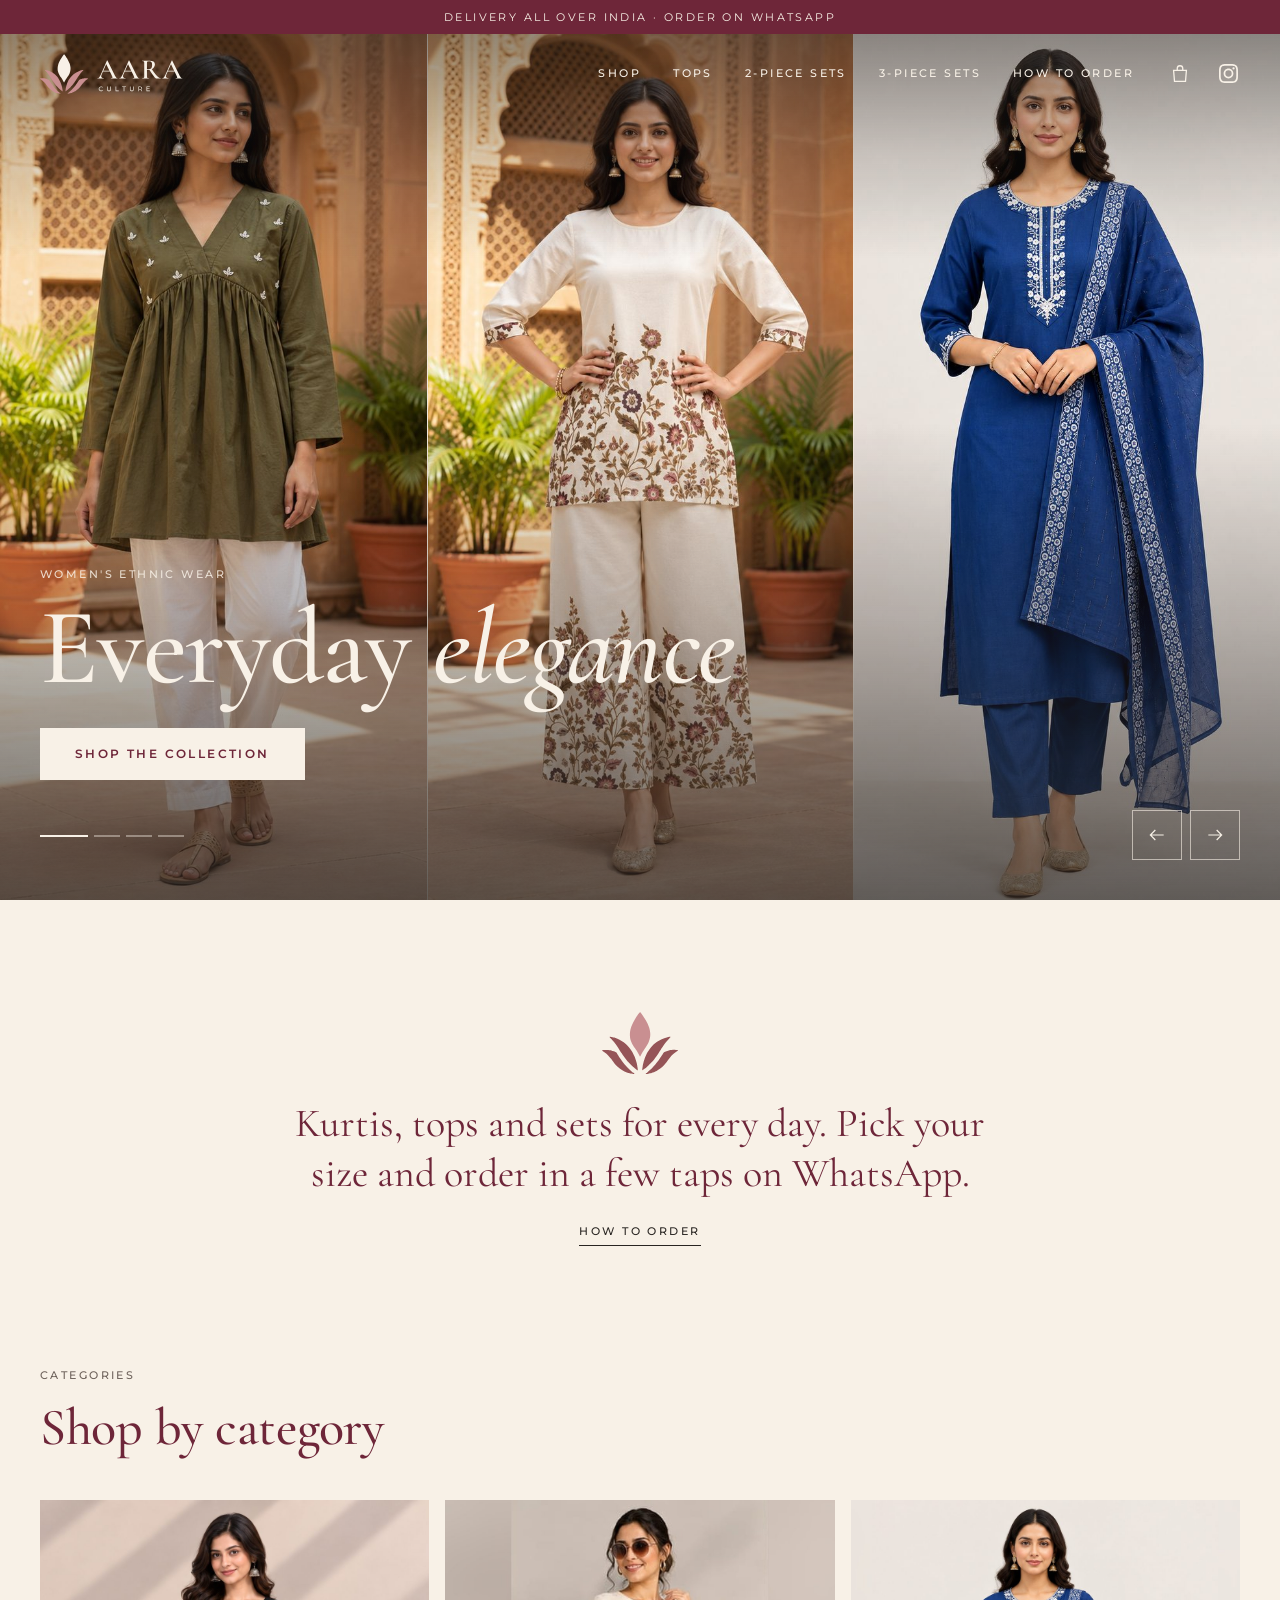
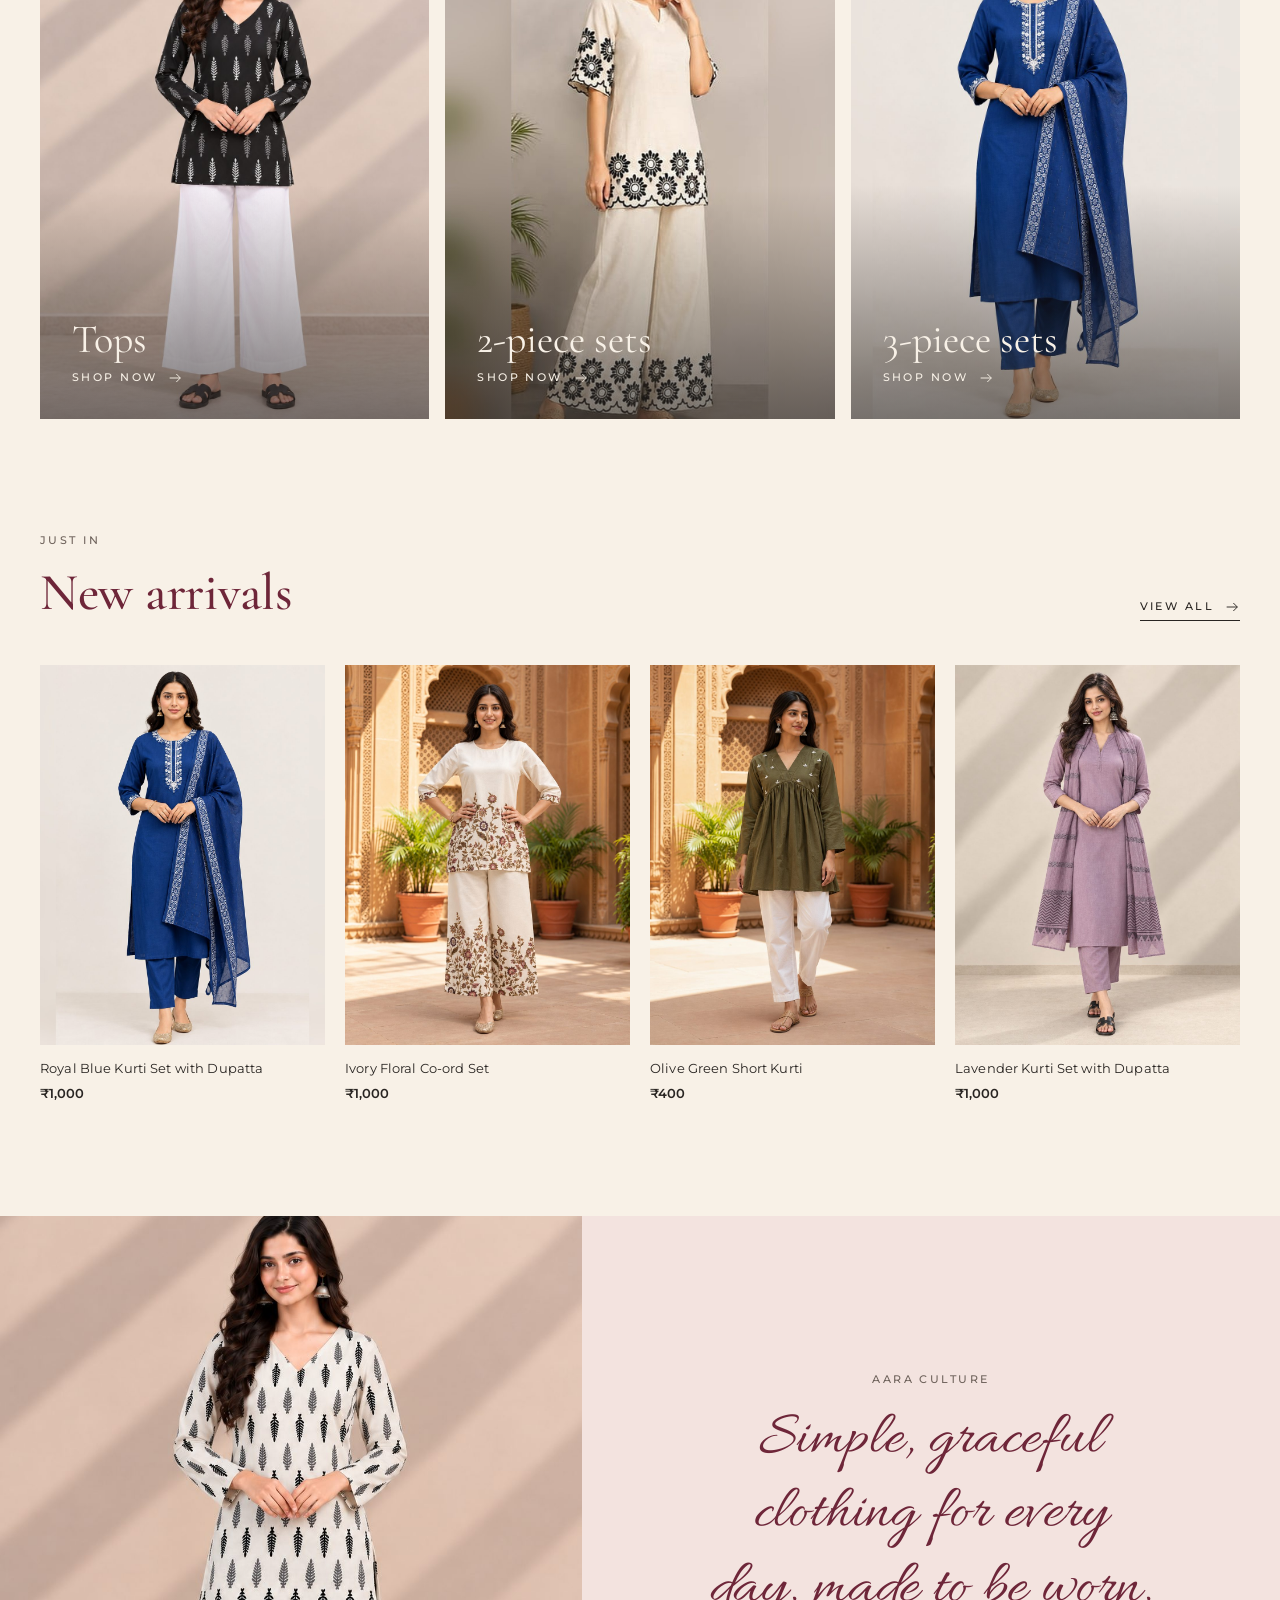
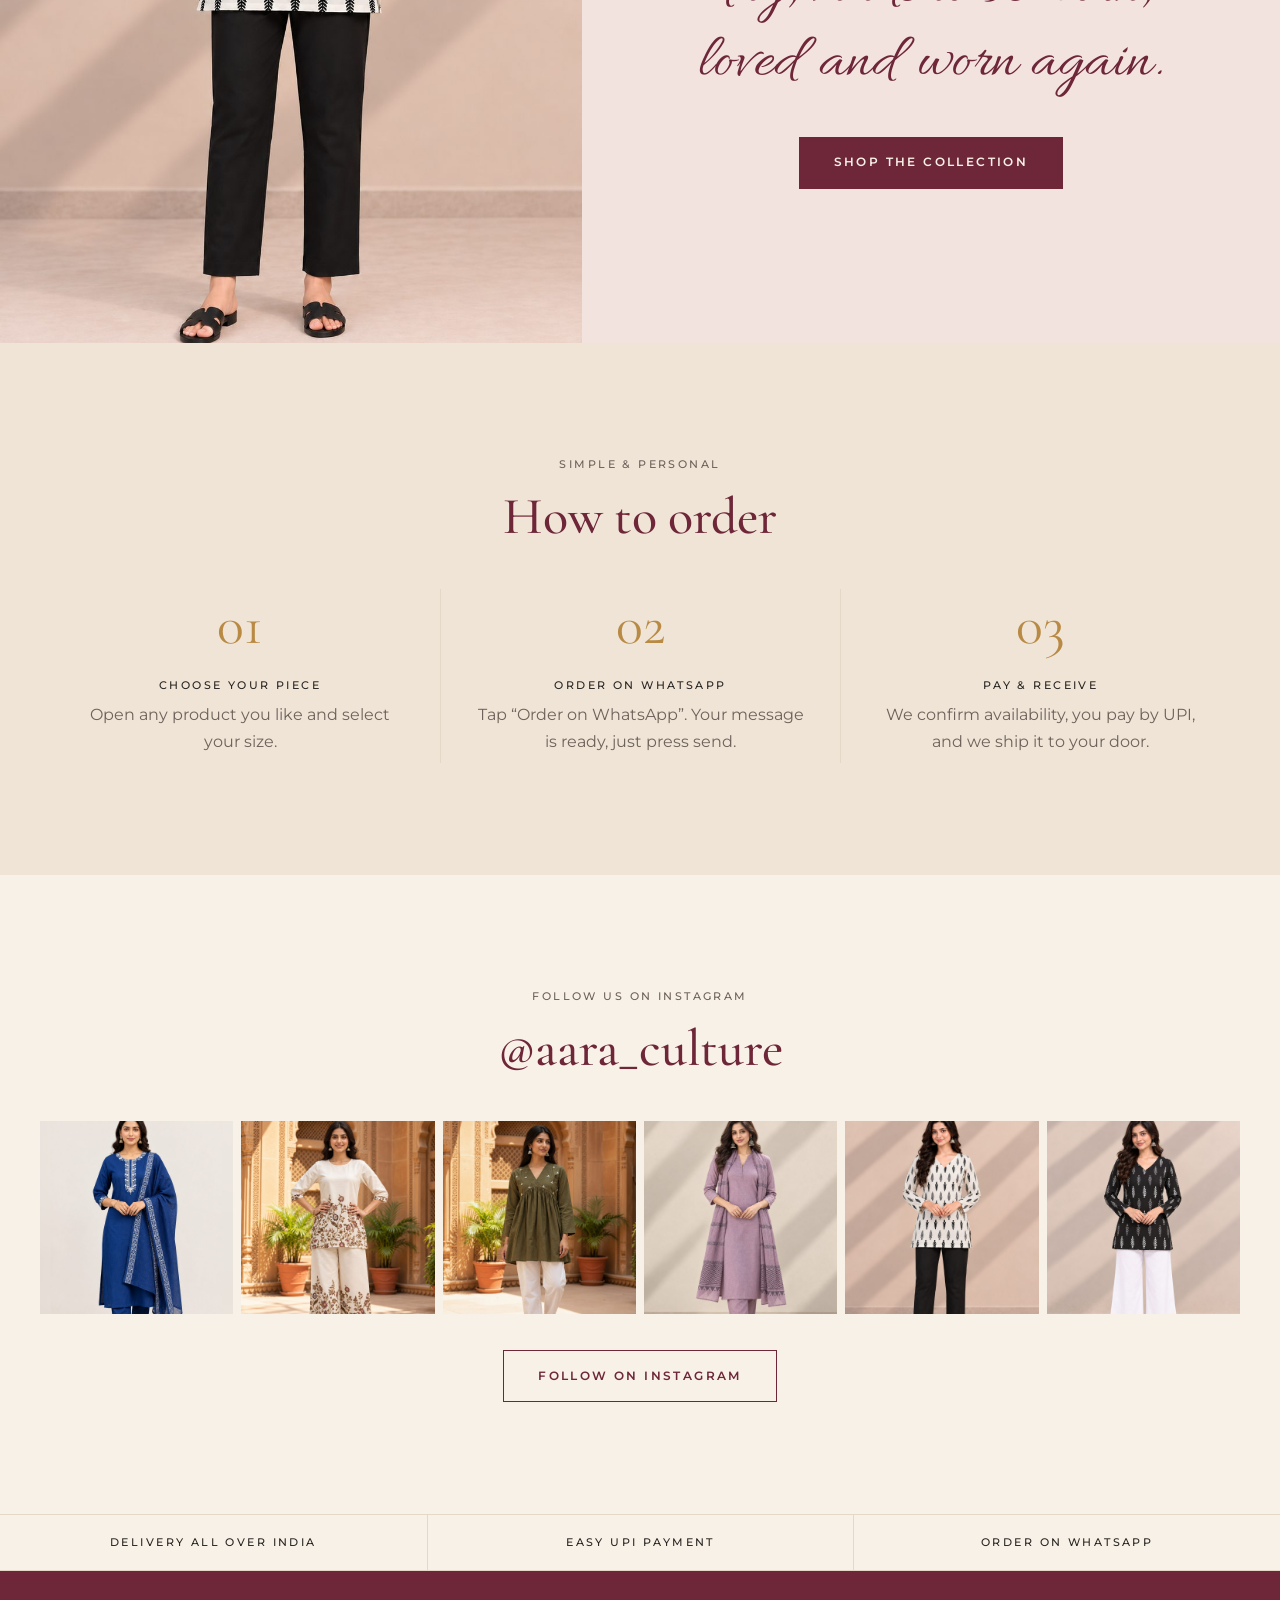
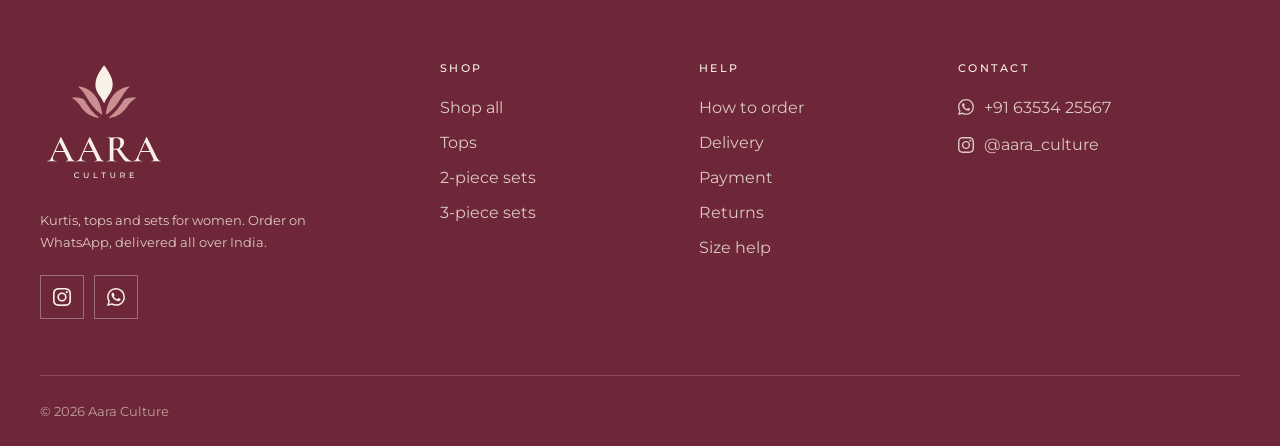
<file: index.html>
<!doctype html>
<html lang="en">
<head>
  <meta charset="utf-8">
  <meta name="viewport" content="width=device-width, initial-scale=1">
  <title>Aara Culture | Kurtis, tops and sets</title>
  <meta name="description" content="Kurtis, tops, 2-piece and 3-piece sets for women. Pick your size and order on WhatsApp. Delivery all over India.">
  <meta property="og:title" content="Aara Culture | Kurtis, tops and sets">
  <meta property="og:type" content="website">
  <meta property="og:site_name" content="Aara Culture">
  <meta property="og:image" content="https://pradipdj432.github.io/aara-culture/images/share.jpg">
  <meta property="og:image:width" content="1200">
  <meta property="og:image:height" content="630">
  <meta name="twitter:card" content="summary_large_image">
  <meta property="og:description" content="Kurtis, tops, 2-piece and 3-piece sets for women. Pick your size and order on WhatsApp. Delivery all over India.">
  <meta name="theme-color" content="#6e2639">
  <link rel="icon" href="brand/logo/aara-icon.svg" type="image/svg+xml">
  <link rel="apple-touch-icon" href="brand/logo/aara-icon-180.png">
  <link rel="preconnect" href="https://fonts.googleapis.com">
  <link rel="preconnect" href="https://fonts.gstatic.com" crossorigin>
  <link rel="stylesheet" href="https://fonts.googleapis.com/css2?family=Allura&family=Cormorant+Garamond:ital,wght@0,400;0,500;0,600;1,400;1,500&family=Montserrat:wght@400;500;600&display=swap">
  <link rel="stylesheet" href="css/style.css">
  <!-- First photo of the slider (HERO_SLIDES in js/config.js), so it shows straight away. -->
  <link rel="preload" as="image" href="images/hero.jpg" fetchpriority="high">
  <script src="js/config.js" defer></script>
  <script src="js/common.js" defer></script>
  <script src="js/home.js" defer></script>
</head>
<body data-page="home" class="has-hero">
  <header id="site-header" class="site-header"></header>

  <main>
    <!-- Full-screen photo slider (D-027). Photos are listed in js/config.js -> HERO_SLIDES. -->
    <section class="hero" aria-roledescription="carousel" aria-label="New collection">
      <div class="hero-track" id="hero-track"></div>
      <div class="hero-shade" aria-hidden="true"></div>
      <div class="container hero-content">
        <p class="eyebrow">Women's ethnic wear</p>
        <h1 class="hero-title">Everyday <em>elegance</em></h1>
        <a class="button button-light" href="shop.html">Shop the collection</a>
      </div>
      <div class="container hero-controls">
        <div class="hero-dots" id="hero-dots" role="group" aria-label="Choose a photo"></div>
        <div class="hero-arrows">
          <button type="button" class="hero-arrow" id="hero-prev" aria-label="Previous photo"><svg class="icon icon-arrow icon-back" viewBox="0 0 24 24" aria-hidden="true" fill="none" stroke="currentColor" stroke-width="1.4"><path d="M4 12h16M14 6l6 6-6 6"/></svg></button>
          <button type="button" class="hero-arrow" id="hero-next" aria-label="Next photo"><svg class="icon icon-arrow" viewBox="0 0 24 24" aria-hidden="true" fill="none" stroke="currentColor" stroke-width="1.4"><path d="M4 12h16M14 6l6 6-6 6"/></svg></button>
        </div>
      </div>
    </section>

    <section class="intro container">
      <img class="intro-bloom" src="brand/logo/aara-bloom.svg" alt="" width="200" height="164">
      <p class="intro-text">Kurtis, tops and sets for every day. Pick your size and order in a few taps on WhatsApp.</p>
      <a class="text-link" href="#how-to-order">How to order</a>
    </section>

    <section class="section container">
      <div class="section-head">
        <div>
          <p class="eyebrow">Categories</p>
          <h2 class="section-title">Shop by category</h2>
        </div>
      </div>
      <div class="category-grid" id="categories"></div>
    </section>

    <section class="section container section-tight">
      <div class="section-head">
        <div>
          <p class="eyebrow">Just in</p>
          <h2 class="section-title">New arrivals</h2>
        </div>
        <a class="text-link" href="shop.html">View all <svg class="icon icon-arrow" viewBox="0 0 24 24" aria-hidden="true" fill="none" stroke="currentColor" stroke-width="1.4"><path d="M4 12h16M14 6l6 6-6 6"/></svg></a>
      </div>
      <div class="product-grid" id="new-arrivals"><p class="loading">Loading products…</p></div>
    </section>

    <section class="feature">
      <a class="feature-media" href="product.html?id=AC-005">
        <img src="images/products/ac-005-1.jpg" alt="White leaf print short kurti" loading="lazy" width="1000" height="1333">
      </a>
      <div class="feature-content">
        <p class="eyebrow">Aara Culture</p>
        <p class="statement-quote">Simple, graceful clothing for every day, made to be worn, loved and worn again.</p>
        <a class="button" href="shop.html">Shop the collection</a>
      </div>
    </section>

    <section class="section steps-section" id="how-to-order">
      <div class="container">
        <div class="section-head section-head-center">
          <div>
            <p class="eyebrow">Simple &amp; personal</p>
            <h2 class="section-title">How to order</h2>
          </div>
        </div>
        <ol class="steps">
          <li>
            <span class="step-number">01</span>
            <h3>Choose your piece</h3>
            <p>Open any product you like and select your size.</p>
          </li>
          <li>
            <span class="step-number">02</span>
            <h3>Order on WhatsApp</h3>
            <p>Tap “Order on WhatsApp”. Your message is ready, just press send.</p>
          </li>
          <li>
            <span class="step-number">03</span>
            <h3>Pay &amp; receive</h3>
            <p>We confirm availability, you pay by UPI, and we ship it to your door.</p>
          </li>
        </ol>
      </div>
    </section>

    <section class="section container instagram">
      <div class="section-head section-head-center">
        <div>
          <p class="eyebrow">Follow us on Instagram</p>
          <h2 class="section-title"><a class="instagram-handle" id="instagram-handle" target="_blank" rel="noopener"></a></h2>
        </div>
      </div>
      <div class="instagram-grid" id="instagram-grid"></div>
      <p class="instagram-cta"><a class="button button-outline" id="instagram-button" target="_blank" rel="noopener">Follow on Instagram</a></p>
    </section>
  </main>

  <footer id="site-footer" class="site-footer"></footer>
</body>
</html>
</file>
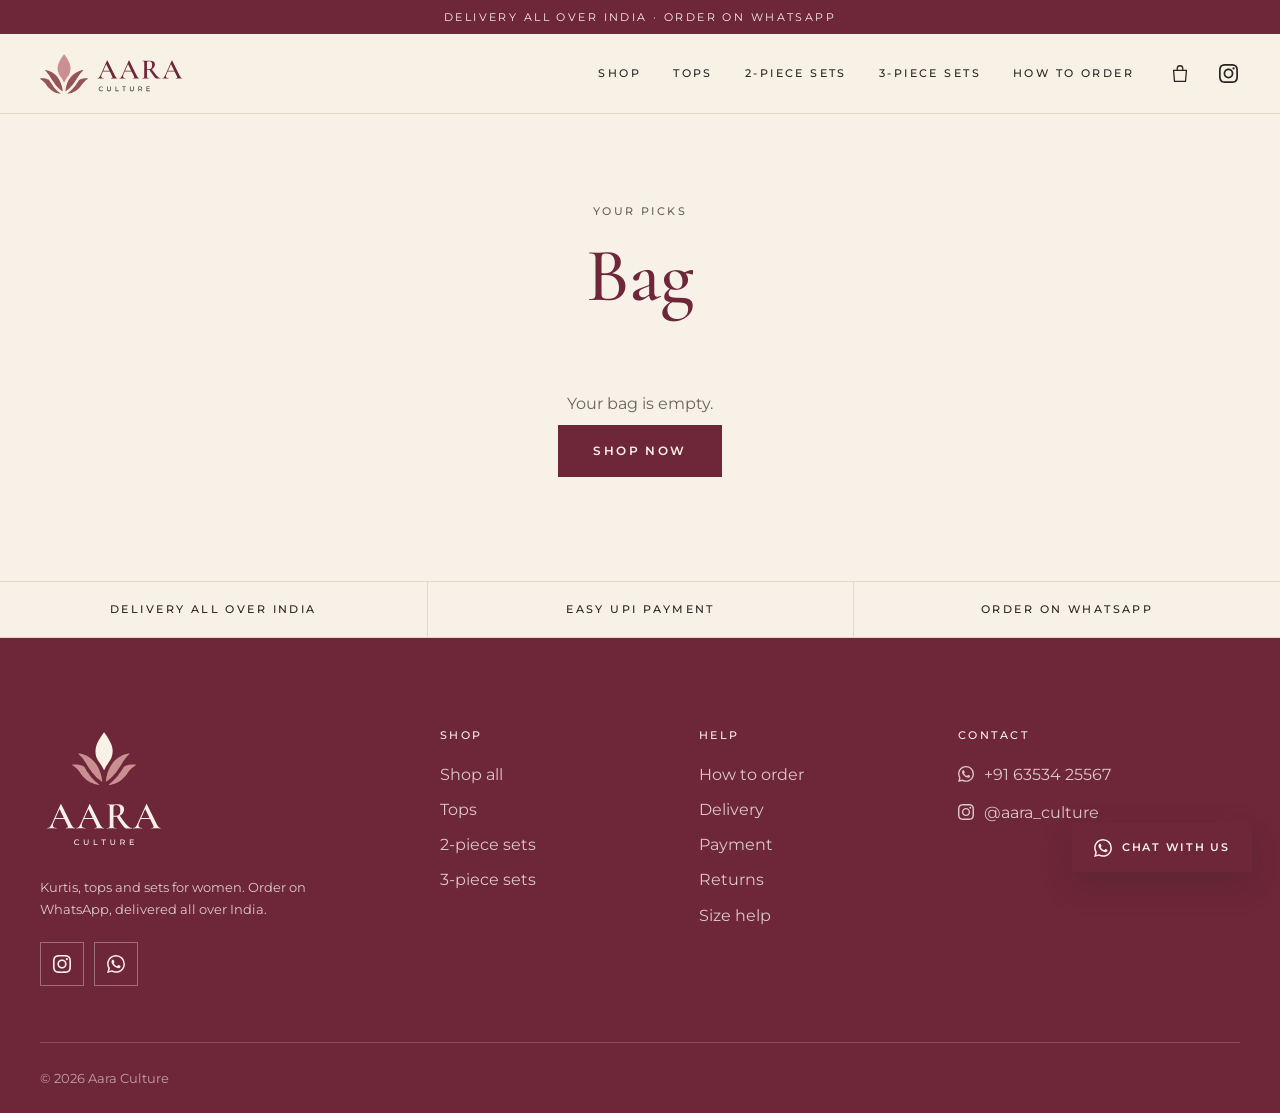
<file: bag.html>
<!doctype html>
<html lang="en">
<head>
  <meta charset="utf-8">
  <meta name="viewport" content="width=device-width, initial-scale=1">
  <title>Bag | Aara Culture</title>
  <meta name="description" content="Your bag at Aara Culture. Send all your items in one WhatsApp message.">
  <meta property="og:title" content="Bag | Aara Culture">
  <meta property="og:type" content="website">
  <meta property="og:site_name" content="Aara Culture">
  <meta property="og:image" content="https://pradipdj432.github.io/aara-culture/images/share.jpg">
  <meta property="og:image:width" content="1200">
  <meta property="og:image:height" content="630">
  <meta name="twitter:card" content="summary_large_image">
  <meta property="og:description" content="Your bag at Aara Culture.">
  <meta name="theme-color" content="#6e2639">
  <link rel="icon" href="brand/logo/aara-icon.svg" type="image/svg+xml">
  <link rel="apple-touch-icon" href="brand/logo/aara-icon-180.png">
  <link rel="preconnect" href="https://fonts.googleapis.com">
  <link rel="preconnect" href="https://fonts.gstatic.com" crossorigin>
  <link rel="stylesheet" href="https://fonts.googleapis.com/css2?family=Allura&family=Cormorant+Garamond:ital,wght@0,400;0,500;0,600;1,400;1,500&family=Montserrat:wght@400;500;600&display=swap">
  <link rel="stylesheet" href="css/style.css">
  <script src="js/config.js" defer></script>
  <script src="js/common.js" defer></script>
  <script src="js/bag.js" defer></script>
  <meta name="robots" content="noindex">
</head>
<body data-page="bag">
  <header id="site-header" class="site-header"></header>

  <main class="container page">
    <div class="page-head">
      <p class="eyebrow">Your picks</p>
      <h1 class="page-title">Bag</h1>
    </div>
    <div id="bag"><p class="loading">Loading your bag…</p></div>
  </main>

  <footer id="site-footer" class="site-footer"></footer>
</body>
</html>
</file>
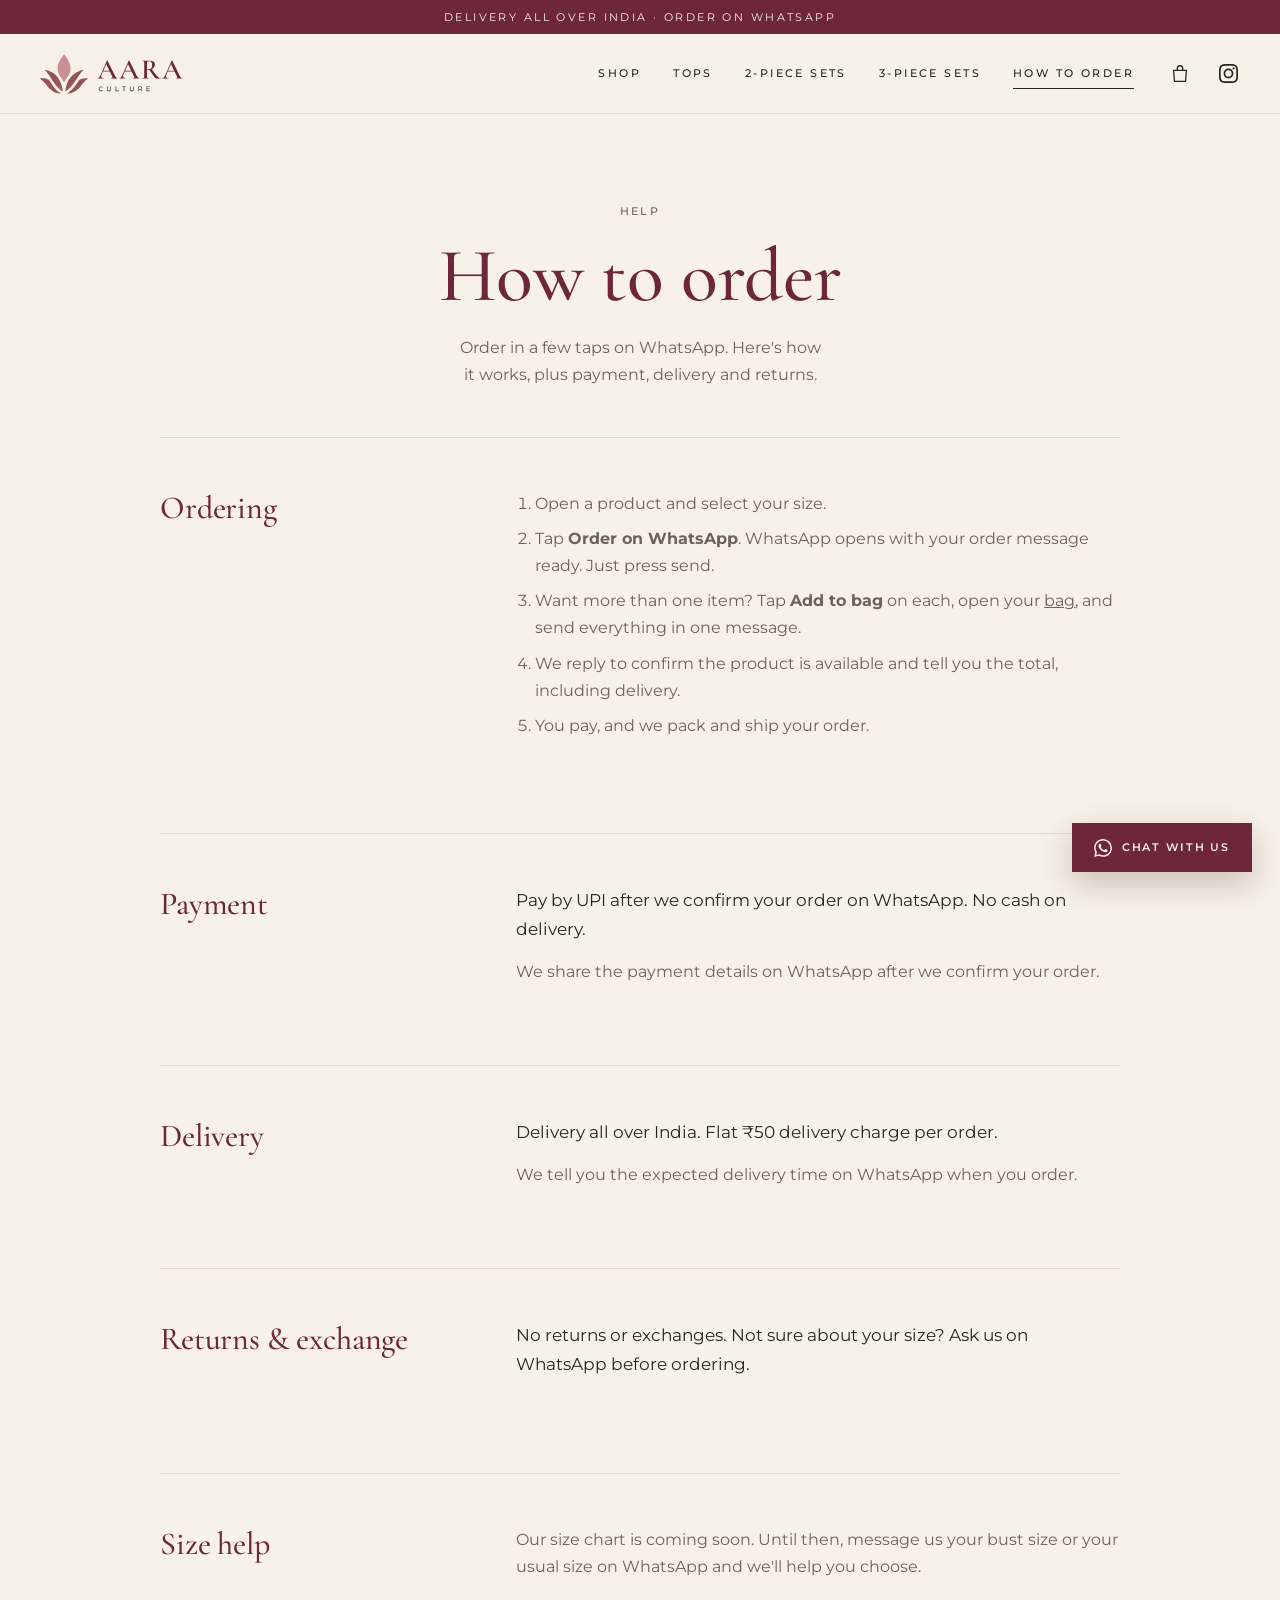
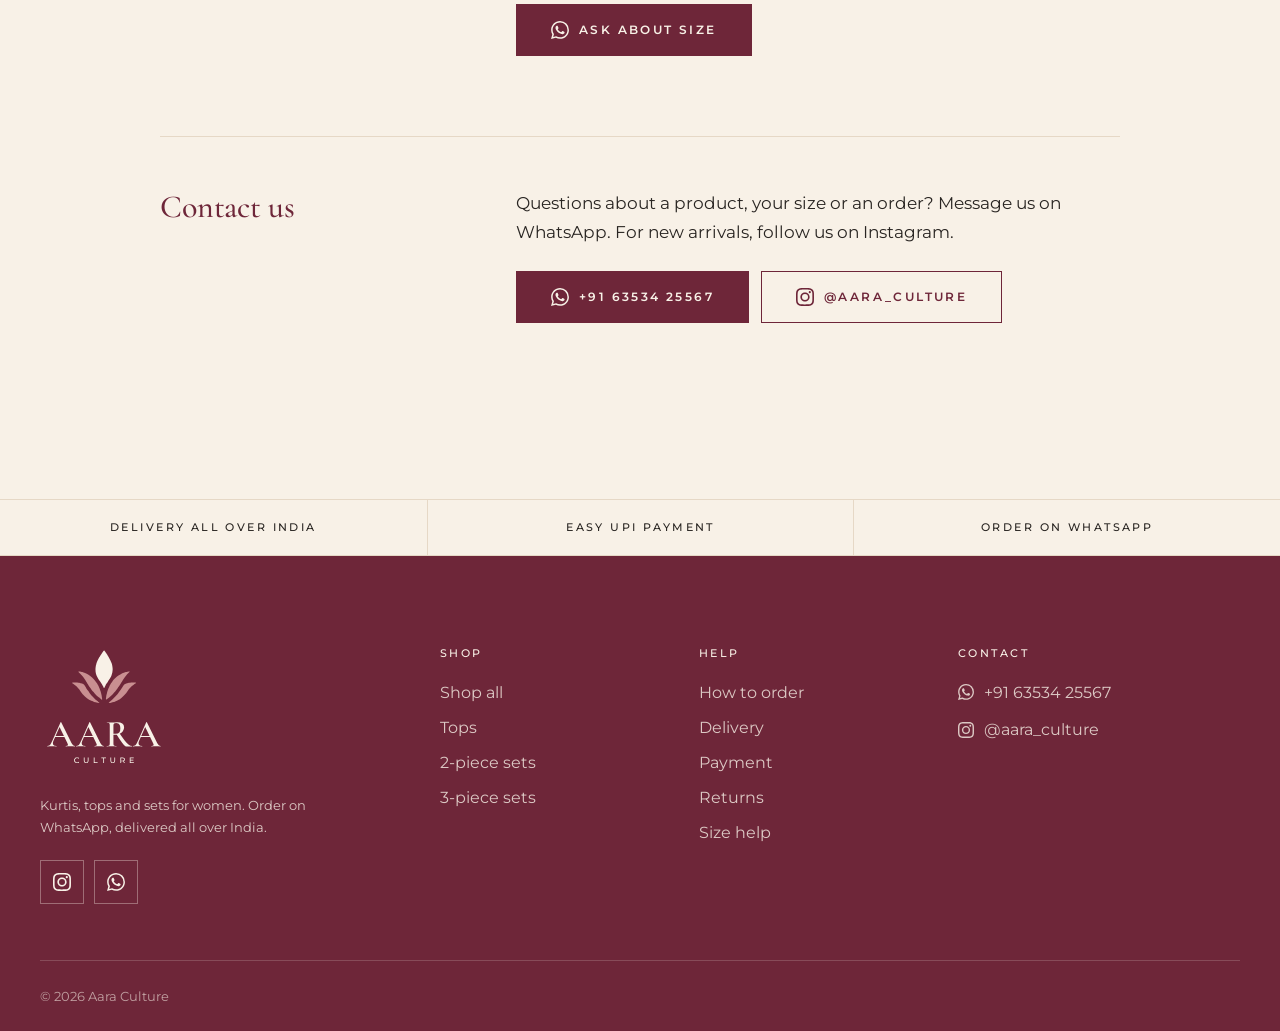
<file: info.html>
<!doctype html>
<html lang="en">
<head>
  <meta charset="utf-8">
  <meta name="viewport" content="width=device-width, initial-scale=1">
  <title>How to order | Aara Culture</title>
  <meta name="description" content="How to order from Aara Culture on WhatsApp, plus payment, delivery and return details.">
  <meta property="og:title" content="How to order | Aara Culture">
  <meta property="og:type" content="website">
  <meta property="og:site_name" content="Aara Culture">
  <meta property="og:image" content="https://pradipdj432.github.io/aara-culture/images/share.jpg">
  <meta property="og:image:width" content="1200">
  <meta property="og:image:height" content="630">
  <meta name="twitter:card" content="summary_large_image">
  <meta property="og:description" content="How to order from Aara Culture on WhatsApp, plus payment, delivery and return details.">
  <meta name="theme-color" content="#6e2639">
  <link rel="icon" href="brand/logo/aara-icon.svg" type="image/svg+xml">
  <link rel="apple-touch-icon" href="brand/logo/aara-icon-180.png">
  <link rel="preconnect" href="https://fonts.googleapis.com">
  <link rel="preconnect" href="https://fonts.gstatic.com" crossorigin>
  <link rel="stylesheet" href="https://fonts.googleapis.com/css2?family=Allura&family=Cormorant+Garamond:ital,wght@0,400;0,500;0,600;1,400;1,500&family=Montserrat:wght@400;500;600&display=swap">
  <link rel="stylesheet" href="css/style.css">
  <script src="js/config.js" defer></script>
  <script src="js/common.js" defer></script>
</head>
<body data-page="info">
  <header id="site-header" class="site-header"></header>

  <main class="container page info-page">
    <div class="page-head">
      <p class="eyebrow">Help</p>
      <h1 class="page-title">How to order</h1>
      <p class="page-intro">Order in a few taps on WhatsApp. Here's how it works, plus payment, delivery and returns.</p>
    </div>

    <section class="info-block" id="how-to-order">
      <h2>Ordering</h2>
      <ol>
        <li>Open a product and select your size.</li>
        <li>Tap <strong>Order on WhatsApp</strong>. WhatsApp opens with your order message ready. Just press send.</li>
        <li>Want more than one item? Tap <strong>Add to bag</strong> on each, open your <a href="bag.html">bag</a>, and send everything in one message.</li>
        <li>We reply to confirm the product is available and tell you the total, including delivery.</li>
        <li>You pay, and we pack and ship your order.</li>
      </ol>
    </section>

    <section class="info-block" id="payment">
      <h2>Payment</h2>
      <p class="lead" data-policy="payment"></p>
      <p>We share the payment details on WhatsApp after we confirm your order.</p>
    </section>

    <section class="info-block" id="delivery">
      <h2>Delivery</h2>
      <p class="lead" data-policy="delivery"></p>
      <p>We tell you the expected delivery time on WhatsApp when you order.</p>
    </section>

    <section class="info-block" id="returns">
      <h2>Returns &amp; exchange</h2>
      <p class="lead" data-policy="returns"></p>
    </section>

    <section class="info-block" id="size-chart">
      <h2>Size help</h2>
      <p>Our size chart is coming soon. Until then, message us your bust size or your usual size on WhatsApp and we'll help you choose.</p>
      <div class="info-actions">
        <a class="button" id="size-help-button" href="#" target="_blank" rel="noopener">Ask about size</a>
      </div>
    </section>

    <section class="info-block" id="contact">
      <h2>Contact us</h2>
      <p class="lead">Questions about a product, your size or an order? Message us on WhatsApp. For new arrivals, follow us on Instagram.</p>
      <div class="info-actions">
        <a class="button" id="contact-whatsapp" target="_blank" rel="noopener"></a>
        <a class="button button-outline" id="contact-instagram" target="_blank" rel="noopener"></a>
      </div>
    </section>
  </main>

  <footer id="site-footer" class="site-footer"></footer>
  <script>
    document.addEventListener("DOMContentLoaded", () => {
      const button = document.getElementById("size-help-button");
      button.href = whatsappLink("Hi " + STORE.name + ", can you help me choose my size?");
      button.insertAdjacentHTML("afterbegin", WHATSAPP_ICON);

      const whatsapp = document.getElementById("contact-whatsapp");
      whatsapp.href = whatsappLink("Hi " + STORE.name + ", I have a question.");
      whatsapp.innerHTML = WHATSAPP_ICON + " " + escapeHtml(STORE.whatsappDisplay);
      const instagram = document.getElementById("contact-instagram");
      instagram.href = instagramLink();
      instagram.innerHTML = INSTAGRAM_ICON + " @" + escapeHtml(STORE.instagram);
    });
  </script>
</body>
</html>
</file>
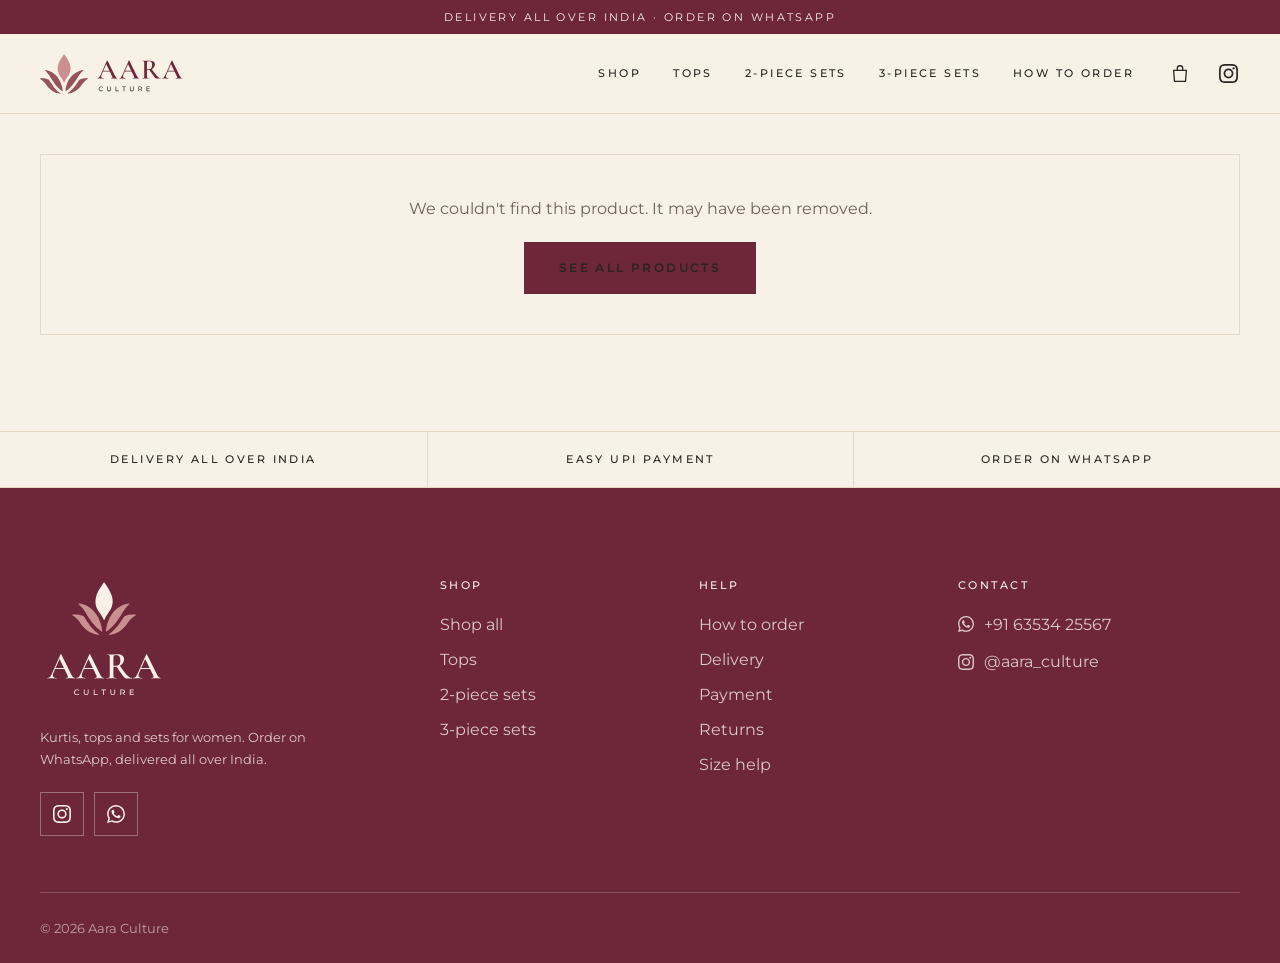
<file: product.html>
<!doctype html>
<html lang="en">
<head>
  <meta charset="utf-8">
  <meta name="viewport" content="width=device-width, initial-scale=1">
  <title>Product | Aara Culture</title>
  <meta name="description" content="Women's kurtis and sets from Aara Culture. Select your size and order on WhatsApp.">
  <meta property="og:title" content="Product | Aara Culture">
  <meta property="og:type" content="website">
  <meta property="og:site_name" content="Aara Culture">
  <meta property="og:image" content="https://pradipdj432.github.io/aara-culture/images/share.jpg">
  <meta property="og:image:width" content="1200">
  <meta property="og:image:height" content="630">
  <meta name="twitter:card" content="summary_large_image">
  <meta property="og:description" content="Women's kurtis and sets from Aara Culture. Select your size and order on WhatsApp.">
  <meta name="theme-color" content="#6e2639">
  <link rel="icon" href="brand/logo/aara-icon.svg" type="image/svg+xml">
  <link rel="apple-touch-icon" href="brand/logo/aara-icon-180.png">
  <link rel="preconnect" href="https://fonts.googleapis.com">
  <link rel="preconnect" href="https://fonts.gstatic.com" crossorigin>
  <link rel="stylesheet" href="https://fonts.googleapis.com/css2?family=Allura&family=Cormorant+Garamond:ital,wght@0,400;0,500;0,600;1,400;1,500&family=Montserrat:wght@400;500;600&display=swap">
  <link rel="stylesheet" href="css/style.css">
  <script src="js/config.js" defer></script>
  <script src="js/common.js" defer></script>
  <script src="js/product.js" defer></script>
</head>
<body data-page="product">
  <header id="site-header" class="site-header"></header>

  <main class="container page product-page" id="product">
    <p class="loading" style="padding-top: 40px">Loading product…</p>
  </main>

  <footer id="site-footer" class="site-footer"></footer>
</body>
</html>
</file>
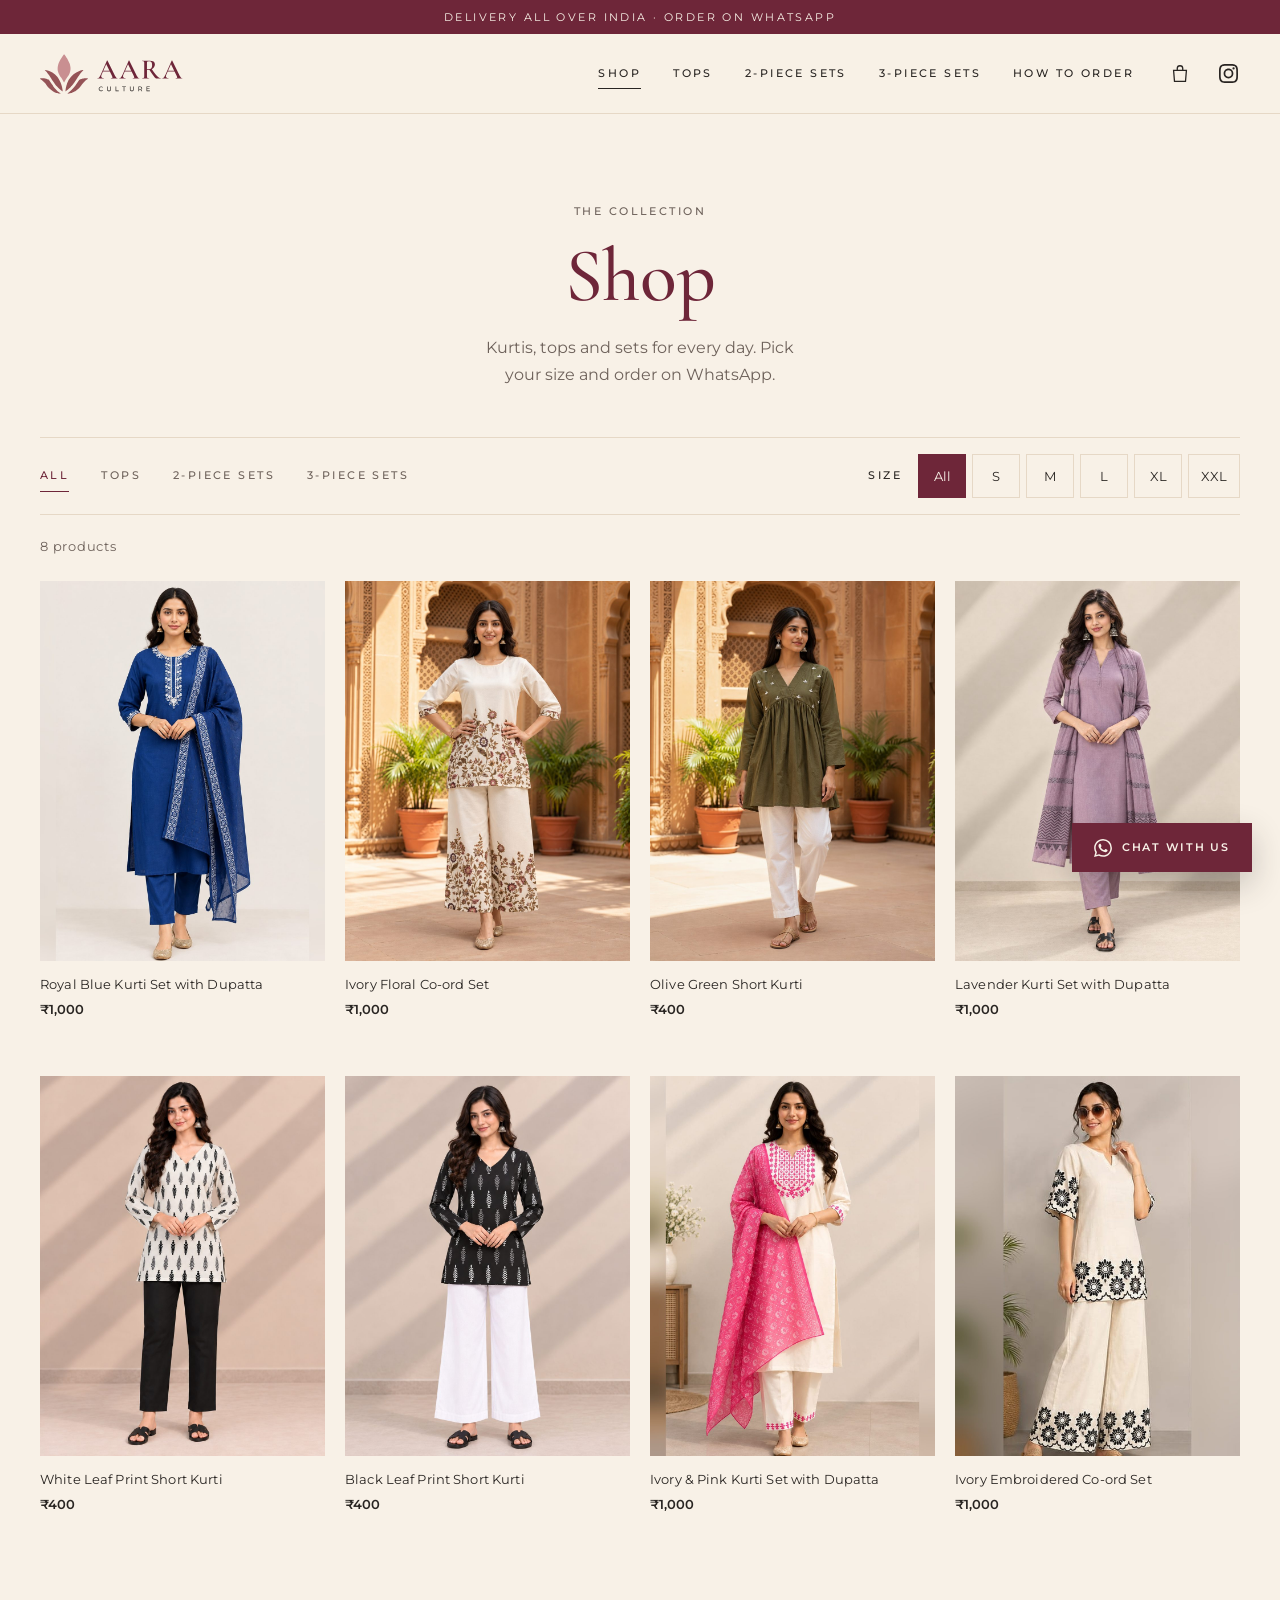
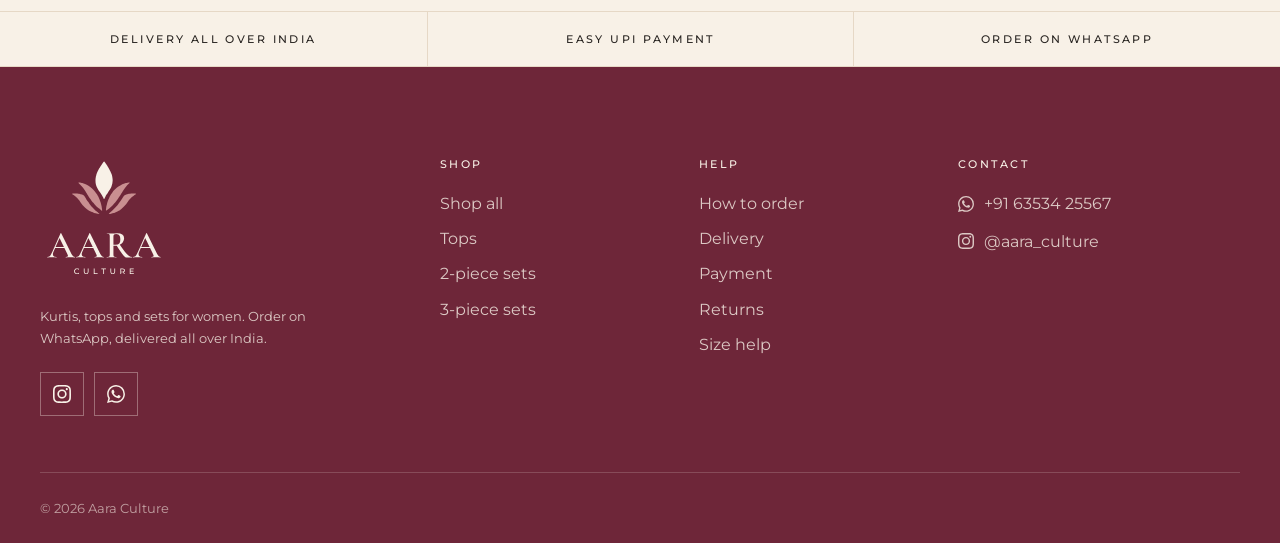
<file: shop.html>
<!doctype html>
<html lang="en">
<head>
  <meta charset="utf-8">
  <meta name="viewport" content="width=device-width, initial-scale=1">
  <title>Shop | Aara Culture</title>
  <meta name="description" content="Shop kurtis, tops, 2-piece and 3-piece sets from Aara Culture. Order on WhatsApp.">
  <meta property="og:title" content="Shop | Aara Culture">
  <meta property="og:type" content="website">
  <meta property="og:site_name" content="Aara Culture">
  <meta property="og:image" content="https://pradipdj432.github.io/aara-culture/images/share.jpg">
  <meta property="og:image:width" content="1200">
  <meta property="og:image:height" content="630">
  <meta name="twitter:card" content="summary_large_image">
  <meta property="og:description" content="Shop kurtis, tops, 2-piece and 3-piece sets from Aara Culture. Order on WhatsApp.">
  <meta name="theme-color" content="#6e2639">
  <link rel="icon" href="brand/logo/aara-icon.svg" type="image/svg+xml">
  <link rel="apple-touch-icon" href="brand/logo/aara-icon-180.png">
  <link rel="preconnect" href="https://fonts.googleapis.com">
  <link rel="preconnect" href="https://fonts.gstatic.com" crossorigin>
  <link rel="stylesheet" href="https://fonts.googleapis.com/css2?family=Allura&family=Cormorant+Garamond:ital,wght@0,400;0,500;0,600;1,400;1,500&family=Montserrat:wght@400;500;600&display=swap">
  <link rel="stylesheet" href="css/style.css">
  <script src="js/config.js" defer></script>
  <script src="js/common.js" defer></script>
  <script src="js/shop.js" defer></script>
</head>
<body data-page="shop">
  <header id="site-header" class="site-header"></header>

  <main class="container page">
    <div class="page-head">
      <p class="eyebrow">The collection</p>
      <h1 class="page-title">Shop</h1>
      <p class="page-intro">Kurtis, tops and sets for every day. Pick your size and order on WhatsApp.</p>
    </div>
    <div class="filters">
      <div class="filter-row" id="category-filter" role="group" aria-label="Category"></div>
      <div class="size-filter-row">
        <p class="label" id="size-filter-label">Size</p>
        <div class="filter-row" id="size-filter" role="group" aria-labelledby="size-filter-label"></div>
      </div>
    </div>
    <p class="result-count" id="result-count" aria-live="polite"></p>
    <div class="product-grid" id="product-grid"><p class="loading">Loading products…</p></div>
  </main>

  <footer id="site-footer" class="site-footer"></footer>
</body>
</html>
</file>
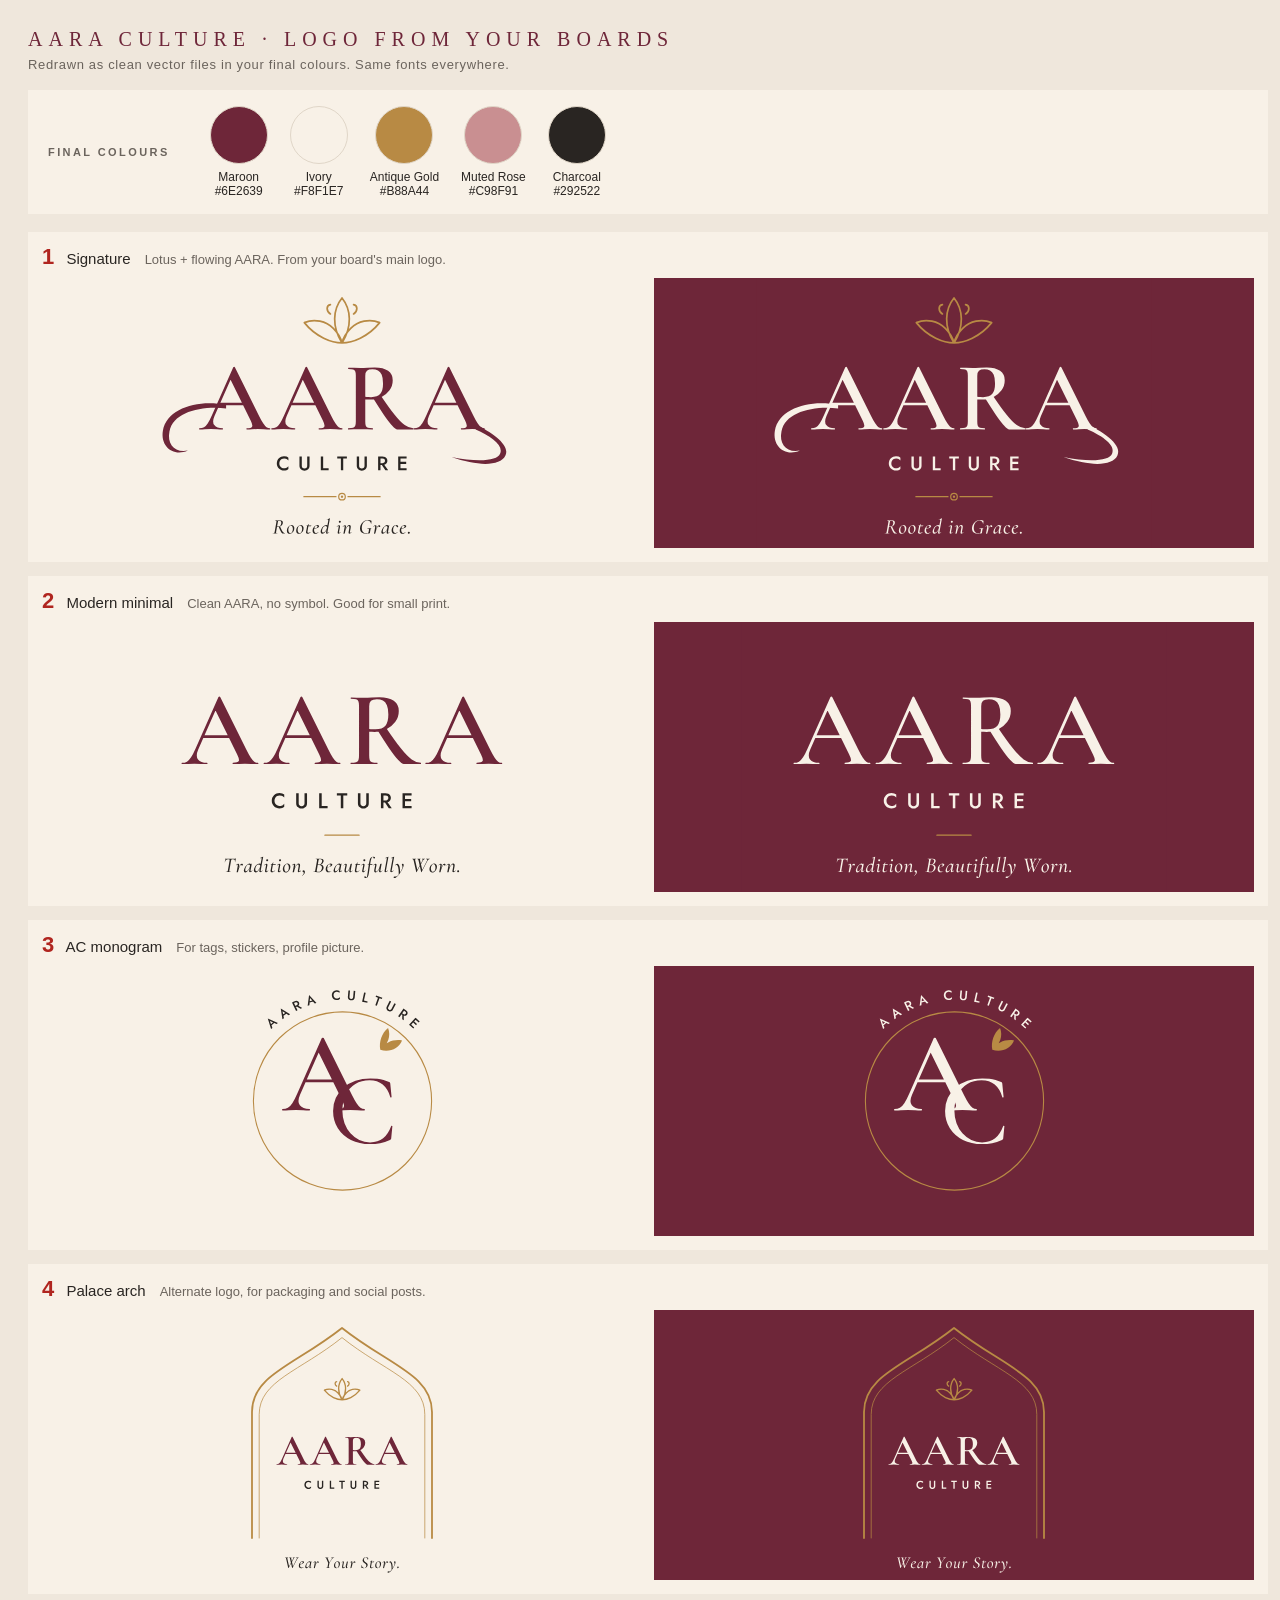
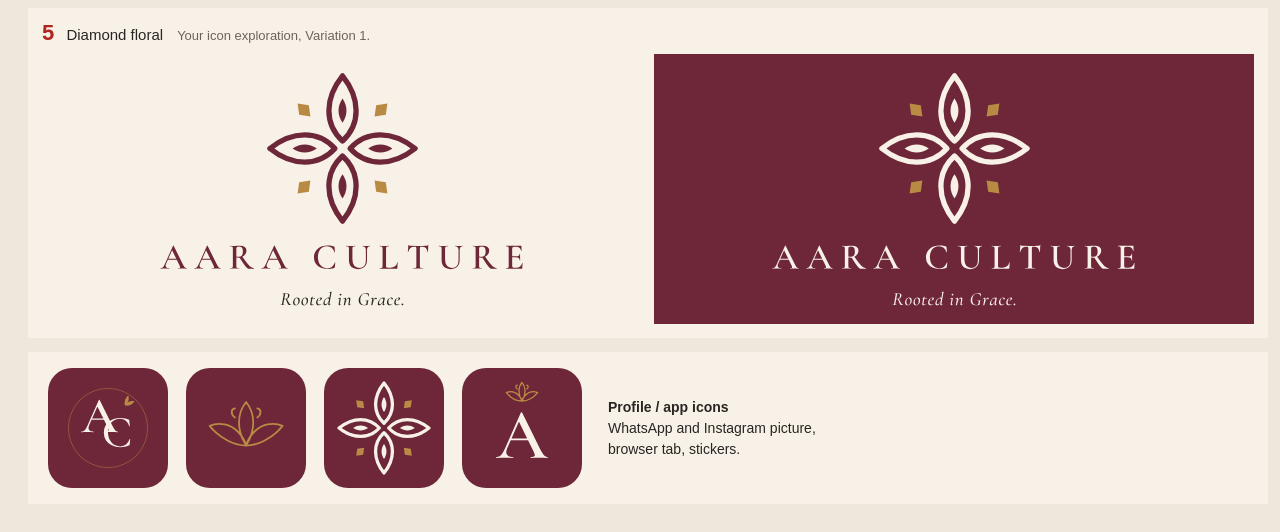
<file: brand/tools/preview-board.html>
<!doctype html><html><head><meta charset="utf-8"><style>
body{margin:0;background:#efe7dc;font:13px Helvetica,Arial,sans-serif;color:#292522;padding:28px;width:1240px}
h1{font:500 20px Georgia,serif;letter-spacing:.3em;margin:0 0 6px;color:#6E2639} .sub{margin:0 0 18px;color:#6b645d;letter-spacing:.05em}
.pal{display:flex;gap:22px;background:#F8F1E7;padding:16px 20px;margin-bottom:18px;align-items:center}
.pal div{text-align:center;font-size:12px} .pal i{display:block;width:56px;height:56px;border-radius:50%;margin:0 auto 6px;border:1px solid #e0d6c8}
.pal h2{font:600 11px Helvetica;letter-spacing:.22em;margin:0 18px 0 0;color:#6b645d}
.opt{background:#F8F1E7;padding:12px 14px 14px;margin-bottom:14px}
.tag{font-size:15px;margin-bottom:8px} .tag b{color:#b0251f;font-size:22px;margin-right:8px} .tag span{margin-left:14px;color:#6b645d;font-size:13px}
.pair{display:grid;grid-template-columns:1fr 1fr;gap:12px} .pair img{width:100%;height:270px;object-fit:contain;background:#F8F1E7}
.pair img+img{background:#6E2639}
.icons{display:flex;gap:18px;align-items:center;background:#F8F1E7;padding:16px 20px} .icons img{width:120px;height:120px;border-radius:24px}
.icons p{margin:0 0 0 8px;font-size:14px;line-height:1.5}
</style></head><body>
<h1>AARA CULTURE · LOGO FROM YOUR BOARDS</h1><p class="sub">Redrawn as clean vector files in your final colours. Same fonts everywhere.</p>
<div class="pal"><h2>FINAL COLOURS</h2>
<div><i style="background:#6E2639"></i>Maroon<br>#6E2639</div><div><i style="background:#F8F1E7"></i>Ivory<br>#F8F1E7</div>
<div><i style="background:#B88A44"></i>Antique Gold<br>#B88A44</div><div><i style="background:#C98F91"></i>Muted Rose<br>#C98F91</div>
<div><i style="background:#292522"></i>Charcoal<br>#292522</div></div>
<div class="opt"><div class="tag"><b>1</b> Signature<span>Lotus + flowing AARA. From your board's main logo.</span></div>
<div class="pair"><img src="../logo-options/opt1-light.svg"><img src="../logo-options/opt1-dark.svg"></div></div><div class="opt"><div class="tag"><b>2</b> Modern minimal<span>Clean AARA, no symbol. Good for small print.</span></div>
<div class="pair"><img src="../logo-options/opt2-light.svg"><img src="../logo-options/opt2-dark.svg"></div></div><div class="opt"><div class="tag"><b>3</b> AC monogram<span>For tags, stickers, profile picture.</span></div>
<div class="pair"><img src="../logo-options/opt3-light.svg"><img src="../logo-options/opt3-dark.svg"></div></div><div class="opt"><div class="tag"><b>4</b> Palace arch<span>Alternate logo, for packaging and social posts.</span></div>
<div class="pair"><img src="../logo-options/opt4-light.svg"><img src="../logo-options/opt4-dark.svg"></div></div><div class="opt"><div class="tag"><b>5</b> Diamond floral<span>Your icon exploration, Variation 1.</span></div>
<div class="pair"><img src="../logo-options/opt5-light.svg"><img src="../logo-options/opt5-dark.svg"></div></div>
<div class="icons"><img src="../logo-options/icon-ac.svg"><img src="../logo-options/icon-lotus.svg"><img src="../logo-options/icon-floral.svg"><img src="../logo-options/icon-a.svg">
<p><b>Profile / app icons</b><br>WhatsApp and Instagram picture,<br>browser tab, stickers.</p></div>
</body></html>
</file>
<file: css/style.css>
/* Aara Culture — modern "minimal luxury" stylesheet (D-014, layout D-027) in the brand colours (D-020)
   and fonts (D-024). Mobile first. Brand rules: branding.md */

:root {
  /* Brand colours (branding.md) */
  --maroon: #6e2639;
  --ivory: #f8f1e7;
  --gold: #b88a44;
  --rose: #c98f91;
  --charcoal: #292522;
  /* Tints of the brand colours */
  --bg: var(--ivory);
  --surface: #fcf8f2;
  --sand: #efe4d6;
  --rose-soft: #f3e3df;
  --ink: var(--charcoal);
  --muted: #6e625b;
  --line: #e6d8c6;
  --shade: rgba(41, 37, 34, 0.45);
  /* Fonts (D-024). Use only these three, everywhere. */
  --font-title: "Cormorant Garamond", Georgia, "Times New Roman", serif;
  --font-text: "Montserrat", "Helvetica Neue", Arial, sans-serif;
  --font-script: "Allura", "Snell Roundhand", cursive;
  /* Type styles (branding.md -> Type styles) */
  --weight-title: 500;
  --size-text: 15px;
  --size-small: 13px;
  --size-label: 11px;
  --track-label: 0.22em;
  --size-button: 12px;
  --track-button: 0.2em;
  /* Layout */
  --gutter: 20px;
  --header-height: 64px;
  --announcement-height: 34px;
  --ease: cubic-bezier(0.22, 0.61, 0.36, 1);
}

*,
*::before,
*::after {
  box-sizing: border-box;
}

html {
  scroll-behavior: smooth;
  -webkit-text-size-adjust: 100%;
}

body {
  margin: 0;
  background: var(--bg);
  color: var(--ink);
  font-family: var(--font-text);
  font-size: var(--size-text);
  font-weight: 400;
  line-height: 1.7;
  -webkit-font-smoothing: antialiased;
}

body.menu-open {
  overflow: hidden;
}

[hidden] {
  display: none !important;
}

img {
  display: block;
  max-width: 100%;
  height: auto;
}

a {
  color: inherit;
}

h1,
h2 {
  color: var(--maroon);
}

h1,
h2,
h3 {
  margin: 0;
  font-family: var(--font-title);
  font-weight: var(--weight-title);
  line-height: 1.1;
  letter-spacing: -0.005em;
}

h1,
h2,
.page-intro,
.intro-text,
.statement-quote {
  text-wrap: balance;
}

h1 em,
h2 em {
  font-style: italic;
}

p {
  margin: 0;
}

[id] {
  scroll-margin-top: calc(var(--header-height) + 16px);
}

.container {
  width: 100%;
  max-width: 1440px;
  margin: 0 auto;
  padding: 0 var(--gutter);
}

.icon {
  width: 20px;
  height: 20px;
  flex-shrink: 0;
}

.eyebrow {
  margin-bottom: 14px;
  color: var(--muted);
  font-size: var(--size-label);
  font-weight: 500;
  letter-spacing: var(--track-label);
  text-transform: uppercase;
}

.section {
  padding-top: 72px;
  padding-bottom: 72px;
}

.section-tight {
  padding-top: 0;
}

.section-head {
  display: flex;
  align-items: flex-end;
  justify-content: space-between;
  gap: 16px;
  margin-bottom: 32px;
}

.section-head-center {
  justify-content: center;
  text-align: center;
}

.section-title {
  font-size: clamp(32px, 7vw, 52px);
}

.text-link {
  display: inline-flex;
  align-items: center;
  gap: 10px;
  padding-bottom: 4px;
  border-bottom: 1px solid currentColor;
  font-size: var(--size-label);
  font-weight: 500;
  letter-spacing: var(--track-label);
  text-transform: uppercase;
  text-decoration: none;
  white-space: nowrap;
}

.icon-arrow {
  transition: transform 0.3s var(--ease);
}

.text-link .icon-arrow {
  width: 16px;
  height: 16px;
}

.text-link:hover .icon-arrow {
  transform: translateX(4px);
}

.icon-back {
  transform: rotate(180deg);
}

.notice {
  grid-column: 1 / -1;
  padding: 40px 24px;
  border: 1px solid var(--line);
  color: var(--muted);
  text-align: center;
}

.notice p + p {
  margin-top: 20px;
}

.notice a {
  color: var(--ink);
}

.loading {
  grid-column: 1 / -1;
  color: var(--muted);
}

:focus-visible {
  outline: 1px solid var(--maroon);
  outline-offset: 3px;
}

/* ---------- Buttons ---------- */

.button {
  display: inline-flex;
  align-items: center;
  justify-content: center;
  gap: 10px;
  min-height: 52px;
  padding: 14px 34px;
  border: 1px solid var(--maroon);
  border-radius: 0;
  background: var(--maroon);
  color: var(--ivory);
  font: inherit;
  font-size: var(--size-button);
  font-weight: 600;
  letter-spacing: var(--track-button);
  text-transform: uppercase;
  text-decoration: none;
  cursor: pointer;
  transition: background 0.3s var(--ease), color 0.3s var(--ease), border-color 0.3s var(--ease);
}

.button:hover {
  background: transparent;
  color: var(--maroon);
}

/* Ivory button, for use on photos. */
.button-light {
  border-color: var(--ivory);
  background: var(--ivory);
  color: var(--maroon);
}

.button-light:hover {
  background: transparent;
  color: var(--ivory);
}

.button-outline {
  background: transparent;
  color: var(--maroon);
}

.button-outline:hover {
  background: var(--maroon);
  color: var(--ivory);
}

.button .icon {
  width: 18px;
  height: 18px;
}

.button-block {
  width: 100%;
}

.button[aria-disabled="true"] {
  background: transparent;
  border-color: var(--line);
  color: var(--muted);
  cursor: not-allowed;
}

.link-button {
  padding: 0;
  border: 0;
  background: none;
  color: var(--ink);
  font: inherit;
  text-decoration: underline;
  cursor: pointer;
}

.icon-button {
  display: inline-flex;
  align-items: center;
  justify-content: center;
  width: 44px;
  height: 44px;
  padding: 0;
  border: 0;
  background: none;
  color: inherit;
  cursor: pointer;
}

.icon-button .icon {
  width: 22px;
  height: 22px;
}

/* ---------- Announcement + header: logo left, menu right (D-027) ---------- */

.announcement {
  display: flex;
  align-items: center;
  justify-content: center;
  height: var(--announcement-height);
  padding: 0 var(--gutter);
  background: var(--maroon);
  color: var(--ivory);
  font-size: 10px;
  font-weight: 400;
  letter-spacing: 0.12em;
  text-align: center;
  text-transform: uppercase;
  white-space: nowrap;
}

.site-header {
  position: sticky;
  top: 0;
  z-index: 40;
  height: var(--header-height);
  border-bottom: 1px solid var(--line);
  background: rgba(248, 241, 231, 0.96);
  -webkit-backdrop-filter: saturate(140%) blur(12px);
  backdrop-filter: saturate(140%) blur(12px);
  color: var(--ink);
  transition: background 0.35s var(--ease), border-color 0.35s var(--ease), color 0.35s var(--ease);
}

.header-inner {
  display: flex;
  align-items: center;
  justify-content: space-between;
  gap: 24px;
  height: 100%;
}

.header-right {
  display: flex;
  align-items: center;
  gap: 4px;
  margin-right: -10px;
}

/* Logo files come from brand/logo/ (D-023). */
.logo {
  display: block;
  flex-shrink: 0;
  line-height: 0;
}

.logo img {
  width: auto;
  height: 42px;
}

.logo-on-photo {
  display: none !important;
}

/* Home page: see-through header on top of the photo slider. */
.site-header.is-on-photo {
  border-bottom-color: transparent;
  background: transparent;
  -webkit-backdrop-filter: none;
  backdrop-filter: none;
  color: var(--ivory);
}

.site-header.is-on-photo .logo-on-light {
  display: none;
}

.site-header.is-on-photo .logo-on-photo {
  display: block !important;
}

@media (hover: hover) {
  .site-header.is-on-photo:hover {
    border-bottom-color: var(--line);
    background: rgba(248, 241, 231, 0.96);
    color: var(--ink);
  }

  .site-header.is-on-photo:hover .logo-on-light {
    display: block;
  }

  .site-header.is-on-photo:hover .logo-on-photo {
    display: none !important;
  }
}

.nav,
.header-instagram {
  display: none;
}

.nav ul {
  display: flex;
  gap: 32px;
  margin: 0 20px 0 0;
  padding: 0;
  list-style: none;
}

.nav a {
  display: block;
  padding: 6px 0;
  border-bottom: 1px solid transparent;
  font-size: var(--size-label);
  font-weight: 500;
  letter-spacing: var(--track-label);
  text-transform: uppercase;
  text-decoration: none;
  white-space: nowrap;
  transition: border-color 0.25s var(--ease);
}

.nav a:hover,
.nav a[aria-current="page"] {
  border-bottom-color: currentColor;
}

/* ---------- Slide-out menu, from the right ---------- */

.menu-overlay {
  position: fixed;
  inset: 0;
  z-index: 50;
  background: var(--shade);
  animation: fade-in 0.35s var(--ease);
}

.menu {
  position: fixed;
  top: 0;
  right: 0;
  bottom: 0;
  z-index: 60;
  display: flex;
  flex-direction: column;
  width: min(88vw, 420px);
  overflow-y: auto;
  padding: 0 28px 28px;
  background: var(--bg);
  animation: menu-in 0.45s var(--ease);
}

@keyframes menu-in {
  from {
    transform: translateX(100%);
  }
}

@keyframes fade-in {
  from {
    opacity: 0;
  }
}

.menu-head {
  display: flex;
  flex-shrink: 0;
  align-items: center;
  justify-content: space-between;
  height: var(--header-height);
  margin-right: -10px;
  border-bottom: 1px solid var(--line);
}

.menu-head .logo img {
  height: 38px;
}

.menu ul {
  margin: 0;
  padding: 0;
  list-style: none;
}

.menu-links {
  padding: 20px 0 !important;
  border-bottom: 1px solid var(--line);
}

.menu-links a {
  display: block;
  padding: 8px 0;
  color: var(--maroon);
  font-family: var(--font-title);
  font-size: 32px;
  line-height: 1.2;
  text-decoration: none;
}

.menu-secondary {
  padding: 20px 0 !important;
}

.menu-secondary a {
  display: block;
  padding: 8px 0;
  color: var(--muted);
  font-size: var(--size-label);
  font-weight: 500;
  letter-spacing: var(--track-label);
  text-transform: uppercase;
  text-decoration: none;
}

.menu-contact {
  display: grid;
  gap: 14px;
  margin-top: auto;
  padding-top: 24px;
  border-top: 1px solid var(--line);
}

.menu-contact a {
  display: inline-flex;
  align-items: center;
  gap: 12px;
  font-size: var(--size-small);
  text-decoration: none;
}

.menu-contact .icon {
  width: 18px;
  height: 18px;
  color: var(--maroon);
}

/* ---------- Home: full-screen photo slider (D-027) ---------- */

.has-hero .hero {
  margin-top: calc(var(--header-height) * -1);
}

.hero {
  position: relative;
  height: calc(100vh - var(--announcement-height));
  height: calc(100svh - var(--announcement-height));
  min-height: 560px;
  overflow: hidden;
  background: var(--charcoal);
  color: var(--ivory);
}

.hero-track {
  display: flex;
  height: 100%;
  overflow-x: auto;
  overscroll-behavior-x: contain;
  scroll-snap-type: x mandatory;
  scrollbar-width: none;
}

.hero-track::-webkit-scrollbar {
  display: none;
}

.hero-slide {
  flex: 0 0 100%;
  height: 100%;
  scroll-snap-align: start;
  background: var(--sand);
}

.hero-slide img {
  width: 100%;
  height: 100%;
  object-fit: cover;
  object-position: center 30%;
}

/* Soft dark fade at the top (for the header) and the bottom (for the title). */
.hero-shade {
  position: absolute;
  inset: 0;
  pointer-events: none;
  background:
    linear-gradient(to bottom, rgba(41, 37, 34, 0.5) 0, rgba(41, 37, 34, 0.18) 14%, rgba(41, 37, 34, 0) 26%),
    linear-gradient(to top, rgba(41, 37, 34, 0.72) 0, rgba(41, 37, 34, 0.28) 32%, rgba(41, 37, 34, 0) 55%);
}

.hero-content,
.hero-controls {
  position: absolute;
  right: 0;
  left: 0;
  pointer-events: none;
}

.hero-content > *,
.hero-controls > * {
  pointer-events: auto;
}

.hero-content {
  bottom: 84px;
}

.hero .eyebrow {
  color: rgba(248, 241, 231, 0.85);
}

.hero-title {
  max-width: 9em;
  margin-bottom: 28px;
  color: var(--ivory);
  font-size: clamp(52px, 14vw, 108px);
  line-height: 0.95;
  letter-spacing: -0.015em;
}

.hero-controls {
  bottom: 28px;
  display: flex;
  align-items: center;
  justify-content: space-between;
}

.hero-dots {
  display: flex;
  gap: 6px;
}

.hero-dot {
  position: relative;
  width: 26px;
  height: 24px;
  padding: 0;
  border: 0;
  background: none;
  cursor: pointer;
  transition: width 0.4s var(--ease);
}

.hero-dot::before {
  content: "";
  position: absolute;
  top: 50%;
  right: 0;
  left: 0;
  height: 2px;
  background: rgba(248, 241, 231, 0.4);
  transition: background 0.4s var(--ease);
}

.hero-dot[aria-current="true"] {
  width: 48px;
}

.hero-dot[aria-current="true"]::before {
  background: var(--ivory);
}

.hero-arrows {
  display: none;
  gap: 8px;
}

.hero-arrow {
  display: inline-flex;
  align-items: center;
  justify-content: center;
  width: 50px;
  height: 50px;
  padding: 0;
  border: 1px solid rgba(248, 241, 231, 0.6);
  background: transparent;
  color: var(--ivory);
  cursor: pointer;
  transition: background 0.3s var(--ease), color 0.3s var(--ease);
}

.hero-arrow:hover {
  background: var(--ivory);
  color: var(--maroon);
}

.hero :focus-visible {
  outline-color: var(--ivory);
}

/* ---------- Home: intro ---------- */

.intro {
  display: flex;
  flex-direction: column;
  align-items: center;
  gap: 24px;
  padding-top: 72px;
  padding-bottom: 8px;
  text-align: center;
}

.intro-bloom {
  width: 64px;
}

.intro-text {
  max-width: 20em;
  color: var(--maroon);
  font-family: var(--font-title);
  font-size: clamp(26px, 6vw, 40px);
  line-height: 1.25;
}

/* ---------- Home: categories, name on the photo ---------- */

.category-grid {
  display: grid;
  grid-auto-flow: column;
  grid-auto-columns: 76%;
  gap: 10px;
  overflow-x: auto;
  scroll-snap-type: x mandatory;
  scroll-padding-inline: var(--gutter);
  margin: 0 calc(var(--gutter) * -1);
  padding: 0 var(--gutter);
  scrollbar-width: none;
}

.category-grid::-webkit-scrollbar {
  display: none;
}

.category {
  position: relative;
  display: block;
  overflow: hidden;
  background: var(--sand);
  color: var(--ivory);
  text-decoration: none;
  scroll-snap-align: start;
}

.category img {
  width: 100%;
  aspect-ratio: 3 / 4;
  object-fit: cover;
  transition: transform 1.2s var(--ease);
}

.category::after {
  content: "";
  position: absolute;
  inset: 0;
  background: linear-gradient(to top, rgba(41, 37, 34, 0.6) 0, rgba(41, 37, 34, 0) 45%);
}

.category-label {
  position: absolute;
  right: 0;
  bottom: 0;
  left: 0;
  z-index: 1;
  display: flex;
  flex-direction: column;
  align-items: flex-start;
  gap: 8px;
  padding: 24px;
}

.category-name {
  font-family: var(--font-title);
  font-size: 34px;
  line-height: 1.05;
}

.category-more {
  display: inline-flex;
  align-items: center;
  gap: 10px;
  font-size: var(--size-label);
  font-weight: 500;
  letter-spacing: var(--track-label);
  text-transform: uppercase;
}

.category-more .icon-arrow {
  width: 16px;
  height: 16px;
}

.category:hover img {
  transform: scale(1.05);
}

.category:hover .icon-arrow {
  transform: translateX(4px);
}

/* ---------- Product cards ---------- */

.product-grid {
  display: grid;
  grid-template-columns: repeat(2, 1fr);
  gap: 36px 12px;
}

.card {
  display: block;
  text-decoration: none;
}

.card-image {
  position: relative;
  overflow: hidden;
  background: var(--sand);
}

.card-image img {
  width: 100%;
  aspect-ratio: 3 / 4;
  object-fit: cover;
  transition: transform 1s var(--ease), opacity 0.5s var(--ease);
}

.card-image .card-image-hover {
  position: absolute;
  inset: 0;
  height: 100%;
  opacity: 0;
}

.card.is-soldout .card-image img {
  opacity: 0.6;
}

.badges {
  position: absolute;
  top: 10px;
  left: 10px;
  display: flex;
  flex-wrap: wrap;
  gap: 6px;
}

.badge {
  display: inline-block;
  padding: 4px 8px 3px;
  background: var(--ink);
  color: var(--bg);
  font-family: var(--font-text);
  font-size: 9.5px;
  font-weight: 500;
  letter-spacing: 0.18em;
  line-height: 1.3;
  text-transform: uppercase;
  vertical-align: middle;
}

.badge-light {
  background: var(--bg);
  color: var(--ink);
}

.card-body {
  padding-top: 14px;
}

.card-title {
  font-family: var(--font-text);
  font-size: var(--size-small);
  font-weight: 400;
  line-height: 1.45;
  letter-spacing: 0.01em;
}

.card-price {
  margin-top: 4px;
  font-size: var(--size-small);
  font-weight: 600;
}

@media (hover: hover) {
  .card:hover .card-image img {
    transform: scale(1.04);
  }

  .card:hover .card-image .card-image-hover {
    opacity: 1;
  }
}

/* ---------- Home: photo + brand quote ---------- */

.feature {
  display: grid;
  background: var(--rose-soft);
}

.feature-media {
  display: block;
  overflow: hidden;
}

.feature-media img {
  width: 100%;
  aspect-ratio: 4 / 5;
  object-fit: cover;
  transition: transform 1.2s var(--ease);
}

.feature-media:hover img {
  transform: scale(1.03);
}

.feature-content {
  display: flex;
  flex-direction: column;
  align-items: center;
  justify-content: center;
  padding: 64px var(--gutter) 72px;
  text-align: center;
}

.statement-quote,
.tagline {
  color: var(--maroon);
  font-family: var(--font-script);
  font-weight: 400;
  line-height: 1.2;
}

.statement-quote {
  max-width: 12em;
  margin: 0 auto 36px;
  font-size: clamp(38px, 9vw, 62px);
}

.tagline {
  font-size: clamp(32px, 6vw, 46px);
}

/* ---------- Home: how to order ---------- */

.steps-section {
  background: var(--sand);
}

.steps {
  display: grid;
  margin: 0;
  padding: 0;
  list-style: none;
  border-top: 1px solid var(--line);
}

.steps li {
  display: grid;
  grid-template-columns: 60px 1fr;
  gap: 6px 12px;
  padding: 28px 0;
  border-bottom: 1px solid var(--line);
}

.step-number {
  grid-row: span 2;
  color: var(--gold);
  font-family: var(--font-title);
  font-size: 40px;
  line-height: 1;
}

.steps h3 {
  font-family: var(--font-text);
  font-size: var(--size-label);
  font-weight: 500;
  letter-spacing: var(--track-label);
  line-height: 1.6;
  text-transform: uppercase;
}

.steps p {
  color: var(--muted);
}

/* ---------- Home: Instagram ---------- */

.instagram-handle {
  text-decoration: none;
}

.instagram-handle:hover {
  text-decoration: underline;
  text-decoration-thickness: 1px;
  text-underline-offset: 6px;
}

.instagram-grid {
  display: grid;
  grid-template-columns: repeat(3, 1fr);
  gap: 4px;
}

.instagram-photo {
  position: relative;
  display: block;
  overflow: hidden;
  background: var(--sand);
  color: var(--ivory);
}

.instagram-photo img {
  width: 100%;
  aspect-ratio: 1;
  object-fit: cover;
  object-position: center 20%;
  transition: transform 1s var(--ease);
}

.instagram-photo::after {
  content: "";
  position: absolute;
  inset: 0;
  background: rgba(110, 38, 57, 0.4);
  opacity: 0;
  transition: opacity 0.4s var(--ease);
}

.instagram-photo .icon {
  position: absolute;
  top: 50%;
  left: 50%;
  z-index: 1;
  width: 28px;
  height: 28px;
  opacity: 0;
  transform: translate(-50%, -50%);
  transition: opacity 0.4s var(--ease);
}

.instagram-photo:hover img {
  transform: scale(1.05);
}

.instagram-photo:hover::after,
.instagram-photo:hover .icon {
  opacity: 1;
}

.instagram-cta {
  margin-top: 36px;
  text-align: center;
}

/* ---------- Footer ---------- */

.highlights {
  display: grid;
  margin: 0;
  padding: 0;
  list-style: none;
  border-top: 1px solid var(--line);
}

.highlights li {
  padding: 18px var(--gutter);
  border-bottom: 1px solid var(--line);
  font-size: var(--size-label);
  font-weight: 500;
  letter-spacing: var(--track-label);
  text-align: center;
  text-transform: uppercase;
}

.footer-main {
  padding: 64px 0 24px;
  background: var(--maroon);
  color: rgba(248, 241, 231, 0.8);
}

.footer-main a {
  color: rgba(248, 241, 231, 0.8);
  text-decoration: none;
  transition: color 0.25s var(--ease);
}

.footer-main a:hover {
  color: var(--ivory);
}

.footer-main :focus-visible {
  outline-color: var(--ivory);
}

.footer-inner {
  display: grid;
  grid-template-columns: 1fr 1fr;
  gap: 44px 24px;
}

.footer-brand {
  display: flex;
  flex-direction: column;
  align-items: flex-start;
  gap: 22px;
  grid-column: 1 / -1;
}

.footer-main .logo img {
  height: 128px;
}

.footer-text {
  max-width: 22em;
  font-size: var(--size-small);
}

.social {
  display: flex;
  gap: 10px;
}

.social a {
  display: inline-flex;
  align-items: center;
  justify-content: center;
  width: 44px;
  height: 44px;
  border: 1px solid rgba(248, 241, 231, 0.35);
  color: var(--ivory);
  transition: background 0.25s var(--ease), color 0.25s var(--ease);
}

.social a:hover {
  background: var(--ivory);
  color: var(--maroon);
}

.social .icon {
  width: 18px;
  height: 18px;
}

.footer-heading {
  margin-bottom: 16px;
  color: var(--ivory);
  font-size: var(--size-label);
  font-weight: 500;
  letter-spacing: var(--track-label);
  text-transform: uppercase;
}

.footer-main ul {
  margin: 0;
  padding: 0;
  list-style: none;
}

.footer-main li + li {
  margin-top: 8px;
}

.footer-contact {
  display: inline-flex;
  align-items: center;
  gap: 10px;
}

.footer-contact .icon {
  width: 16px;
  height: 16px;
}

.footer-bottom {
  display: flex;
  flex-wrap: wrap;
  justify-content: space-between;
  gap: 6px 24px;
  margin-top: 56px;
  padding-top: 24px;
  border-top: 1px solid rgba(248, 241, 231, 0.18);
  color: rgba(248, 241, 231, 0.6);
  font-size: var(--size-small);
}

/* ---------- "Chat with us" button (D-027) ---------- */

.chat-button {
  position: fixed;
  right: 16px;
  bottom: 16px;
  z-index: 30;
  display: inline-flex;
  align-items: center;
  gap: 10px;
  padding: 13px 18px;
  background: var(--maroon);
  color: var(--ivory);
  font-size: var(--size-label);
  font-weight: 600;
  letter-spacing: 0.16em;
  text-transform: uppercase;
  text-decoration: none;
  box-shadow: 0 12px 32px rgba(41, 37, 34, 0.24);
  transition: transform 0.4s var(--ease), opacity 0.4s var(--ease);
}

.chat-button .icon {
  width: 18px;
  height: 18px;
}

.chat-button:hover {
  transform: translateY(-2px);
}

.chat-button.is-away {
  opacity: 0;
  transform: translateY(16px);
  pointer-events: none;
}

/* ---------- Shop page ---------- */

.page-head {
  padding: 56px 0 32px;
  text-align: center;
}

.page-title {
  font-size: clamp(44px, 11vw, 76px);
}

.page-intro {
  max-width: 32em;
  margin: 16px auto 0;
  color: var(--muted);
}

.filters {
  display: grid;
  grid-template-columns: minmax(0, 1fr);
  gap: 16px;
  padding: 16px 0;
  border-top: 1px solid var(--line);
  border-bottom: 1px solid var(--line);
}

.filter-row {
  display: flex;
  gap: 24px;
  overflow-x: auto;
  scrollbar-width: none;
}

.filter-row::-webkit-scrollbar {
  display: none;
}

.tab {
  flex-shrink: 0;
  padding: 6px 0;
  border: 0;
  border-bottom: 1px solid transparent;
  background: none;
  color: var(--muted);
  font: inherit;
  font-size: var(--size-label);
  font-weight: 500;
  letter-spacing: var(--track-label);
  text-transform: uppercase;
  white-space: nowrap;
  cursor: pointer;
}

.tab:hover,
.tab[aria-pressed="true"] {
  border-bottom-color: var(--maroon);
  color: var(--maroon);
}

.size-filter-row {
  display: flex;
  align-items: center;
  gap: 16px;
}

.size-filter-row .label {
  flex-shrink: 0;
  margin: 0;
}

.size-filter-row .filter-row {
  min-width: 0;
  gap: 6px;
}

.result-count {
  margin: 20px 0 24px;
  color: var(--muted);
  font-size: var(--size-small);
  letter-spacing: 0.06em;
}

/* ---------- Size options (shop filter + product page) ---------- */

.size-option {
  flex-shrink: 0;
  min-width: 48px;
  height: 44px;
  padding: 0 12px;
  border: 1px solid var(--line);
  border-radius: 0;
  background: transparent;
  color: var(--ink);
  font: inherit;
  font-size: var(--size-small);
  cursor: pointer;
  transition: border-color 0.2s, background 0.2s, color 0.2s;
}

.size-option:hover {
  border-color: var(--maroon);
}

.size-option[aria-pressed="true"] {
  border-color: var(--maroon);
  background: var(--maroon);
  color: var(--ivory);
}

.label {
  font-size: var(--size-label);
  font-weight: 500;
  letter-spacing: var(--track-label);
  text-transform: uppercase;
}

/* ---------- Product page ---------- */

.product-layout {
  display: grid;
  gap: 28px;
}

.gallery {
  position: relative;
  margin: 0 calc(var(--gutter) * -1);
  background: var(--sand);
}

.gallery-track {
  display: flex;
  overflow-x: auto;
  scroll-snap-type: x mandatory;
  scrollbar-width: none;
}

.gallery-track::-webkit-scrollbar {
  display: none;
}

.gallery-track img {
  flex: 0 0 100%;
  width: 100%;
  aspect-ratio: 3 / 4;
  object-fit: cover;
  scroll-snap-align: start;
}

.gallery-count {
  position: absolute;
  right: 14px;
  bottom: 14px;
  padding: 4px 10px;
  background: rgba(248, 241, 231, 0.9);
  font-size: var(--size-label);
  letter-spacing: 0.12em;
}

.breadcrumb {
  display: flex;
  gap: 10px;
  margin-bottom: 18px;
  color: var(--muted);
  font-size: var(--size-label);
  font-weight: 500;
  letter-spacing: var(--track-label);
  text-transform: uppercase;
}

.breadcrumb a {
  text-decoration: none;
}

.breadcrumb a:hover {
  color: var(--ink);
}

.product-title {
  font-size: clamp(34px, 8vw, 50px);
  line-height: 1.05;
}

.product-price {
  margin-top: 14px;
  font-size: 18px;
  font-weight: 600;
  letter-spacing: 0.02em;
}

.product-code {
  margin-top: 6px;
  color: var(--muted);
  font-size: var(--size-small);
  letter-spacing: 0.06em;
}

.size-picker {
  margin-top: 30px;
  padding-top: 24px;
  border-top: 1px solid var(--line);
}

.size-head {
  display: flex;
  align-items: baseline;
  justify-content: space-between;
  margin-bottom: 14px;
}

.size-head a {
  color: var(--muted);
  font-size: var(--size-small);
  letter-spacing: 0.04em;
}

.sizes {
  display: flex;
  flex-wrap: wrap;
  gap: 8px;
}

.size-note {
  color: var(--muted);
  font-size: var(--size-small);
}

/* On phones the order button stays at the bottom of the screen while the details scroll. */
.order-bar {
  position: sticky;
  bottom: 0;
  z-index: 10;
  margin: 28px calc(var(--gutter) * -1) 0;
  padding: 12px var(--gutter);
  border-top: 1px solid var(--line);
  background: rgba(248, 241, 231, 0.97);
}

.order-bar .button[aria-disabled="true"] {
  background: var(--bg);
}

.order-note {
  margin-top: 12px;
  color: var(--muted);
  font-size: var(--size-small);
  text-align: center;
}

.accordion {
  margin-top: 36px;
  border-top: 1px solid var(--line);
}

.accordion details {
  border-bottom: 1px solid var(--line);
}

.accordion summary {
  display: flex;
  align-items: center;
  justify-content: space-between;
  padding: 18px 0;
  font-size: var(--size-label);
  font-weight: 500;
  letter-spacing: var(--track-label);
  text-transform: uppercase;
  list-style: none;
  cursor: pointer;
}

.accordion summary::-webkit-details-marker {
  display: none;
}

.accordion summary::after {
  content: "+";
  font-size: 18px;
  font-weight: 300;
  line-height: 1;
}

.accordion details[open] summary::after {
  content: "−";
}

.accordion-body {
  padding: 0 0 20px;
  color: var(--muted);
}

.accordion-body p + p {
  margin-top: 10px;
}

.accordion-body strong {
  color: var(--ink);
  font-weight: 500;
}

.related {
  margin-top: 80px;
  padding-top: 56px;
  border-top: 1px solid var(--line);
}

/* ---------- Info page ---------- */

.info-page {
  max-width: 1040px;
}

.info-block {
  display: grid;
  gap: 14px;
  padding: 36px 0;
  border-top: 1px solid var(--line);
}

.info-block h2 {
  font-size: 32px;
}

.info-block p,
.info-block li {
  color: var(--muted);
}

.info-block .lead {
  color: var(--ink);
  font-size: 17px;
}

.info-block ol {
  margin: 0;
  padding-left: 1.2em;
}

.info-block li + li {
  margin-top: 8px;
}

.info-actions {
  display: flex;
  flex-wrap: wrap;
  gap: 12px;
  margin-top: 10px;
}

/* ---------- Bigger screens ---------- */

@media (min-width: 760px) {
  :root {
    --gutter: 40px;
    --header-height: 80px;
  }

  body {
    font-size: 16px;
  }

  .announcement {
    font-size: var(--size-label);
    letter-spacing: var(--track-label);
  }

  .section {
    padding-top: 112px;
    padding-bottom: 112px;
  }

  .section-tight {
    padding-top: 0;
  }

  .section-head {
    margin-bottom: 44px;
  }

  .logo img {
    height: 48px;
  }

  .hero-slide {
    flex-basis: 50%;
  }

  .hero-slide + .hero-slide {
    border-left: 1px solid rgba(248, 241, 231, 0.3);
  }

  .hero-content {
    bottom: 120px;
  }

  .hero-controls {
    bottom: 40px;
  }

  .hero-arrows {
    display: flex;
  }

  .intro {
    padding-top: 112px;
  }

  .intro-bloom {
    width: 76px;
  }

  .category-grid {
    grid-auto-flow: row;
    grid-template-columns: repeat(var(--count, 3), 1fr);
    gap: 16px;
    overflow: visible;
    margin: 0;
    padding: 0;
  }

  .category-label {
    padding: 32px;
  }

  .category-name {
    font-size: 40px;
  }

  .product-grid {
    grid-template-columns: repeat(3, 1fr);
    gap: 56px 20px;
  }

  .feature {
    grid-template-columns: minmax(0, 1fr) minmax(0, 1fr);
  }

  .feature-media img {
    height: 100%;
    aspect-ratio: 4 / 5;
  }

  .feature-content {
    padding: 80px 56px;
  }

  .steps {
    grid-template-columns: repeat(3, 1fr);
    border-top: 0;
  }

  .steps li {
    grid-template-columns: 1fr;
    justify-items: center;
    padding: 8px 32px;
    border-bottom: 0;
    text-align: center;
  }

  .steps li + li {
    border-left: 1px solid var(--line);
  }

  .step-number {
    grid-row: auto;
    margin-bottom: 18px;
    font-size: 56px;
  }

  .instagram-grid {
    grid-template-columns: repeat(6, 1fr);
    gap: 8px;
  }

  .highlights {
    grid-template-columns: repeat(3, 1fr);
  }

  .highlights li + li {
    border-left: 1px solid var(--line);
  }

  .footer-main {
    padding-top: 88px;
  }

  .footer-inner {
    grid-template-columns: 1.6fr 1fr 1fr 1.2fr;
  }

  .footer-brand {
    grid-column: auto;
  }

  .chat-button {
    right: 28px;
    bottom: 28px;
    padding: 15px 22px;
  }

  .page-head {
    padding: 88px 0 48px;
  }

  .filters {
    position: sticky;
    top: var(--header-height);
    z-index: 20;
    grid-template-columns: minmax(0, 1fr) auto;
    align-items: center;
    background: rgba(248, 241, 231, 0.97);
  }

  .filter-row {
    gap: 32px;
  }

  .product-page {
    padding-top: 40px;
  }

  .product-layout {
    grid-template-columns: minmax(0, 1.25fr) minmax(0, 1fr);
    gap: 72px;
    align-items: start;
  }

  /* Computers: all photos stacked; details stay in view while scrolling. */
  .gallery {
    margin: 0;
    background: none;
  }

  .gallery-track {
    display: grid;
    gap: 12px;
    overflow: visible;
  }

  .gallery-track img {
    background: var(--sand);
  }

  .gallery-count {
    display: none;
  }

  .product-info {
    position: sticky;
    top: calc(var(--header-height) + 32px);
  }

  .order-bar {
    position: static;
    margin: 28px 0 0;
    padding: 0;
    border: 0;
    background: none;
  }

  .related {
    margin-top: 112px;
    padding-top: 88px;
  }

  .info-block {
    grid-template-columns: 300px 1fr;
    column-gap: 56px;
    padding: 52px 0;
  }

  .info-block > :not(h2) {
    grid-column: 2;
  }

  .info-block h2 {
    grid-row: 1 / span 4;
  }
}

/* Wide screens: three photos side by side in the slider, full menu in the header. */
@media (min-width: 1100px) {
  .hero-slide {
    flex-basis: calc(100% / 3);
  }

  .product-grid {
    grid-template-columns: repeat(4, 1fr);
  }

  .nav,
  .header-instagram {
    display: block;
  }

  .header-instagram {
    display: inline-flex;
  }

  .menu-button {
    display: none;
  }

  .header-instagram .icon {
    width: 19px;
    height: 19px;
  }

  .feature {
    grid-template-columns: minmax(0, 5fr) minmax(0, 6fr);
  }
}

@media (prefers-reduced-motion: reduce) {
  html {
    scroll-behavior: auto;
  }

  *,
  *::before,
  *::after {
    animation: none !important;
    transition: none !important;
  }
}

/* ---------- Page spacing ---------- */

.page {
  padding-bottom: 96px;
}

/* ---------- Bag (D-029) ---------- */

.header-bag {
  position: relative;
  display: inline-flex;
}

.bag-count {
  position: absolute;
  top: 4px;
  right: 2px;
  min-width: 17px;
  height: 17px;
  padding: 0 4px;
  background: var(--maroon);
  color: var(--ivory);
  font-size: 10px;
  font-weight: 600;
  line-height: 17px;
  text-align: center;
}

.bag-count[hidden] {
  display: none;
}

.site-header.is-on-photo .bag-count {
  background: var(--ivory);
  color: var(--maroon);
}

.menu-secondary .bag-count {
  position: static;
  display: inline-block;
  margin-left: 6px;
  vertical-align: 1px;
}

.visually-hidden {
  position: absolute;
  width: 1px;
  height: 1px;
  overflow: hidden;
  clip: rect(0 0 0 0);
  white-space: nowrap;
}

/* Two order buttons on the product page. */
.order-bar {
  display: grid;
  gap: 8px;
}

.order-bar .button {
  min-height: 46px;
}

.bag-list {
  margin: 0;
  padding: 0;
  list-style: none;
  border-top: 1px solid var(--line);
}

.bag-item {
  display: grid;
  grid-template-columns: 84px minmax(0, 1fr) auto;
  gap: 16px;
  padding: 20px 0;
  border-bottom: 1px solid var(--line);
}

.bag-photo img {
  display: block;
  width: 84px;
  aspect-ratio: 3 / 4;
  object-fit: cover;
}

.bag-name {
  color: var(--maroon);
  font-family: var(--font-title);
  font-size: 22px;
  line-height: 1.15;
  text-decoration: none;
}

.bag-meta {
  margin-top: 6px;
  color: var(--muted);
  font-size: var(--size-small);
}

.bag-controls {
  display: flex;
  flex-wrap: wrap;
  align-items: center;
  gap: 8px 20px;
  margin-top: 14px;
  font-size: var(--size-small);
}

.qty {
  display: inline-flex;
  align-items: center;
  border: 1px solid var(--line);
}

.qty-button {
  width: 40px;
  height: 40px;
  border: 0;
  background: none;
  color: var(--ink);
  font: inherit;
  font-size: 18px;
  cursor: pointer;
}

.qty-button:disabled {
  color: var(--line);
  cursor: not-allowed;
}

.qty-value {
  min-width: 32px;
  text-align: center;
}

.bag-line-price {
  font-weight: 500;
  white-space: nowrap;
}

.bag-summary {
  max-width: 460px;
  margin: 32px 0 0 auto;
}

.bag-summary dl {
  margin: 0 0 20px;
}

.bag-summary dl > div {
  display: flex;
  justify-content: space-between;
  padding: 6px 0;
}

.bag-summary dt {
  color: var(--muted);
}

.bag-summary dd {
  margin: 0;
}

.bag-summary .bag-total {
  margin-top: 8px;
  padding-top: 14px;
  border-top: 1px solid var(--line);
  color: var(--maroon);
  font-weight: 600;
}

.bag-empty {
  padding: 24px 0 8px;
  text-align: center;
  color: var(--muted);
}

.bag-empty .button {
  margin-top: 8px;
}

@media (min-width: 900px) {
  .bag-item {
    grid-template-columns: 110px minmax(0, 1fr) auto;
  }

  .bag-photo img {
    width: 110px;
  }
}
</file>
